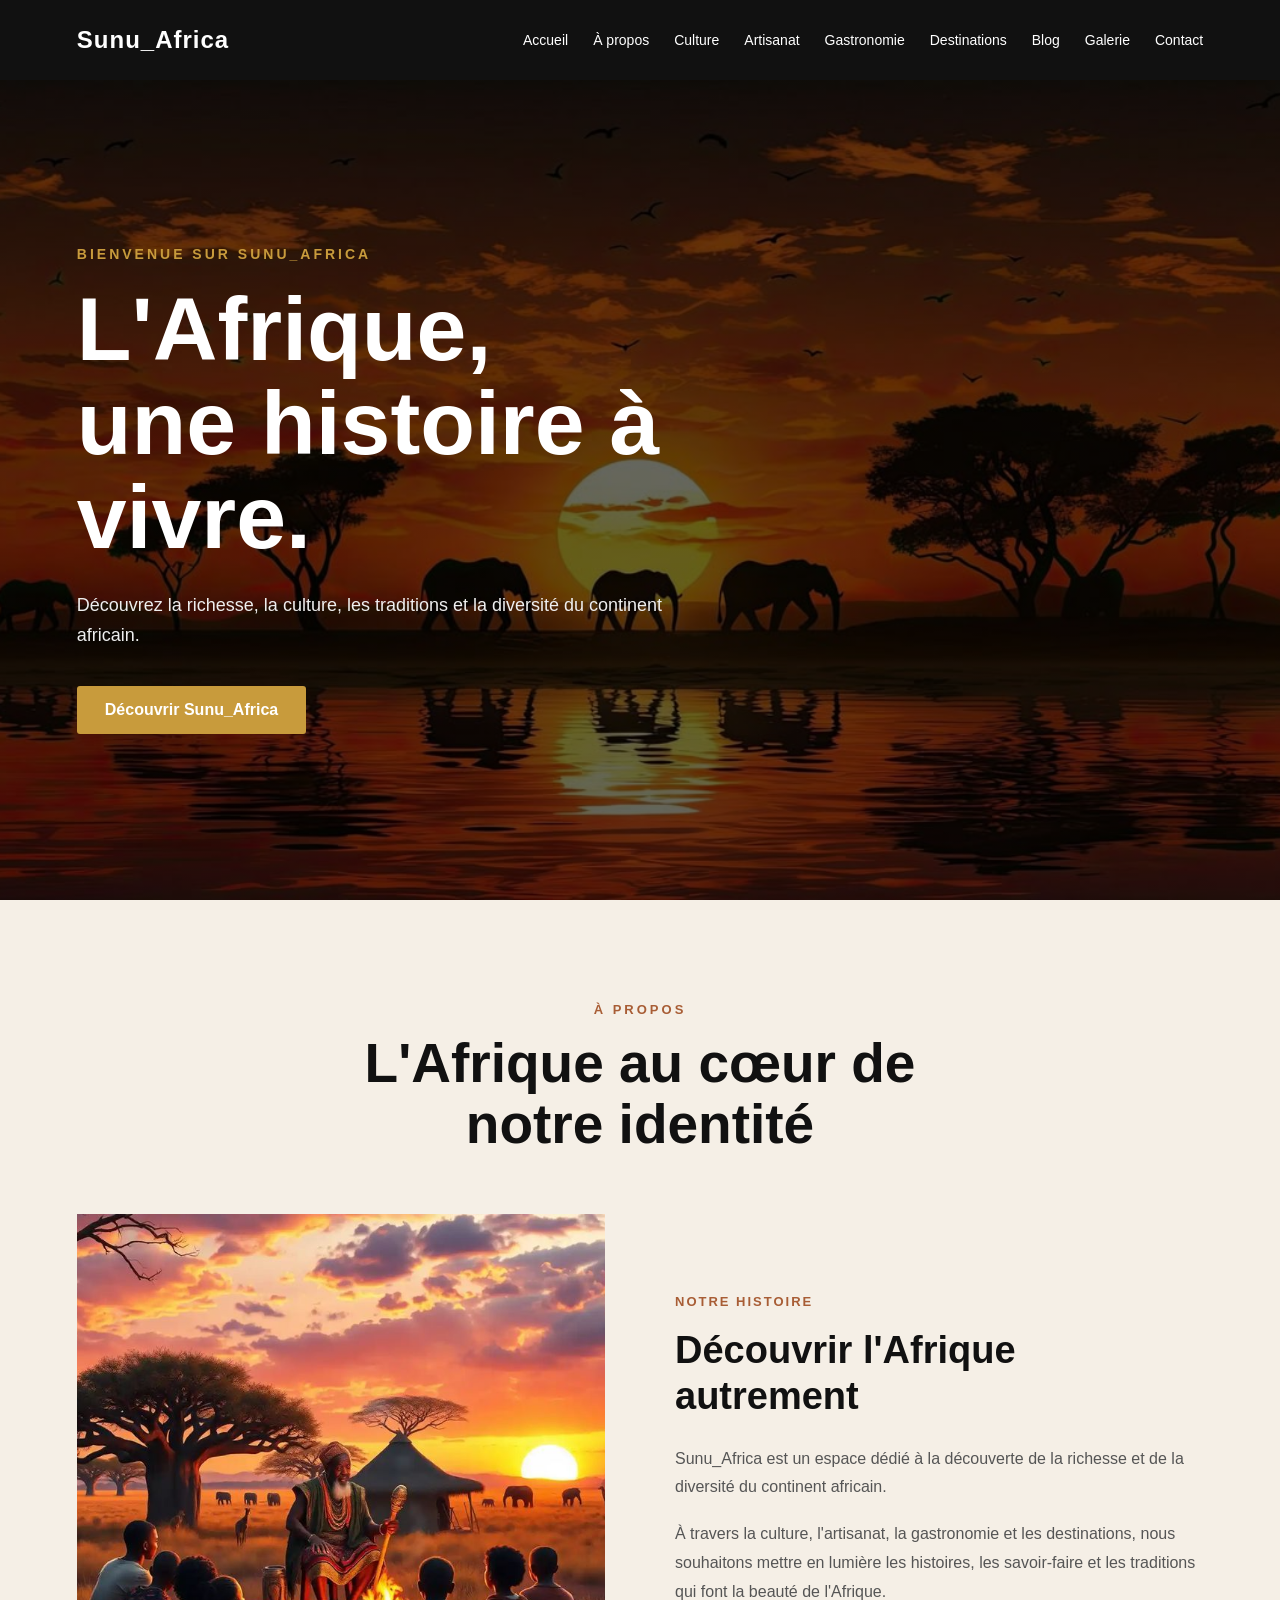
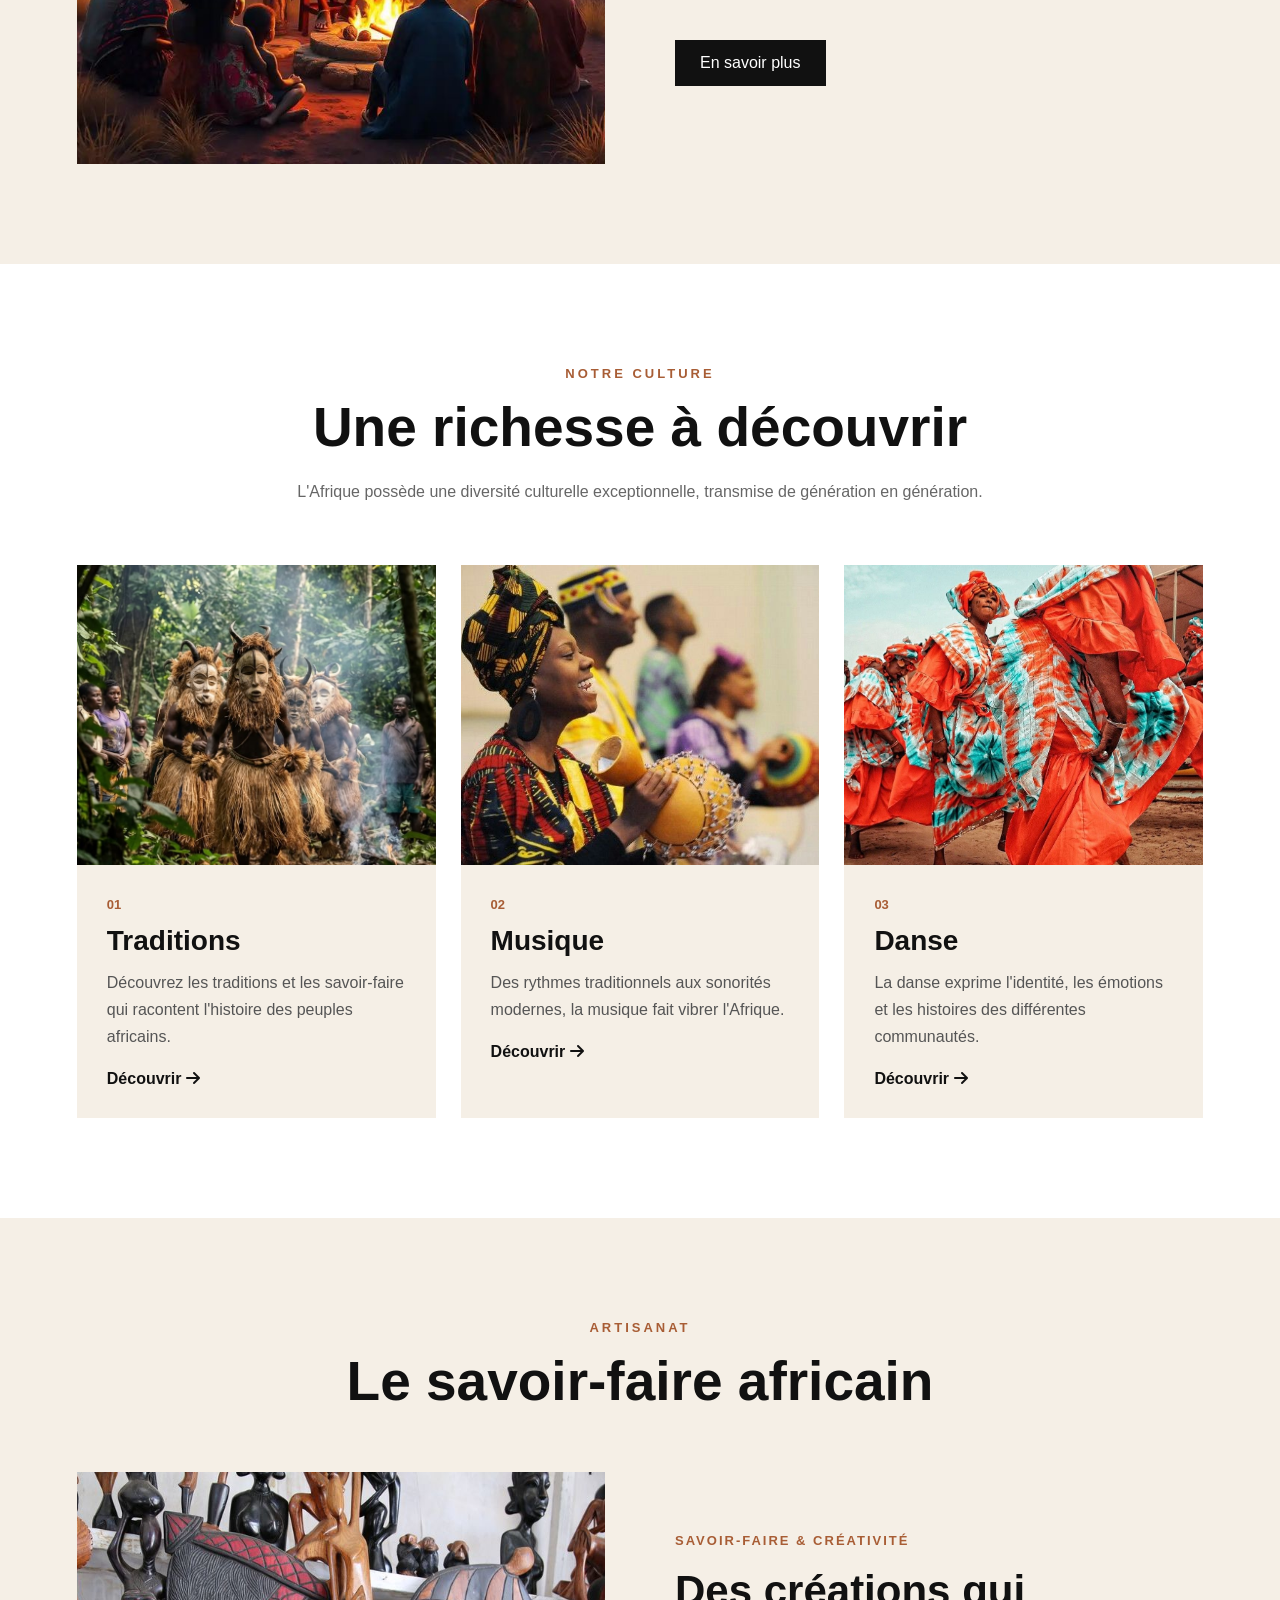
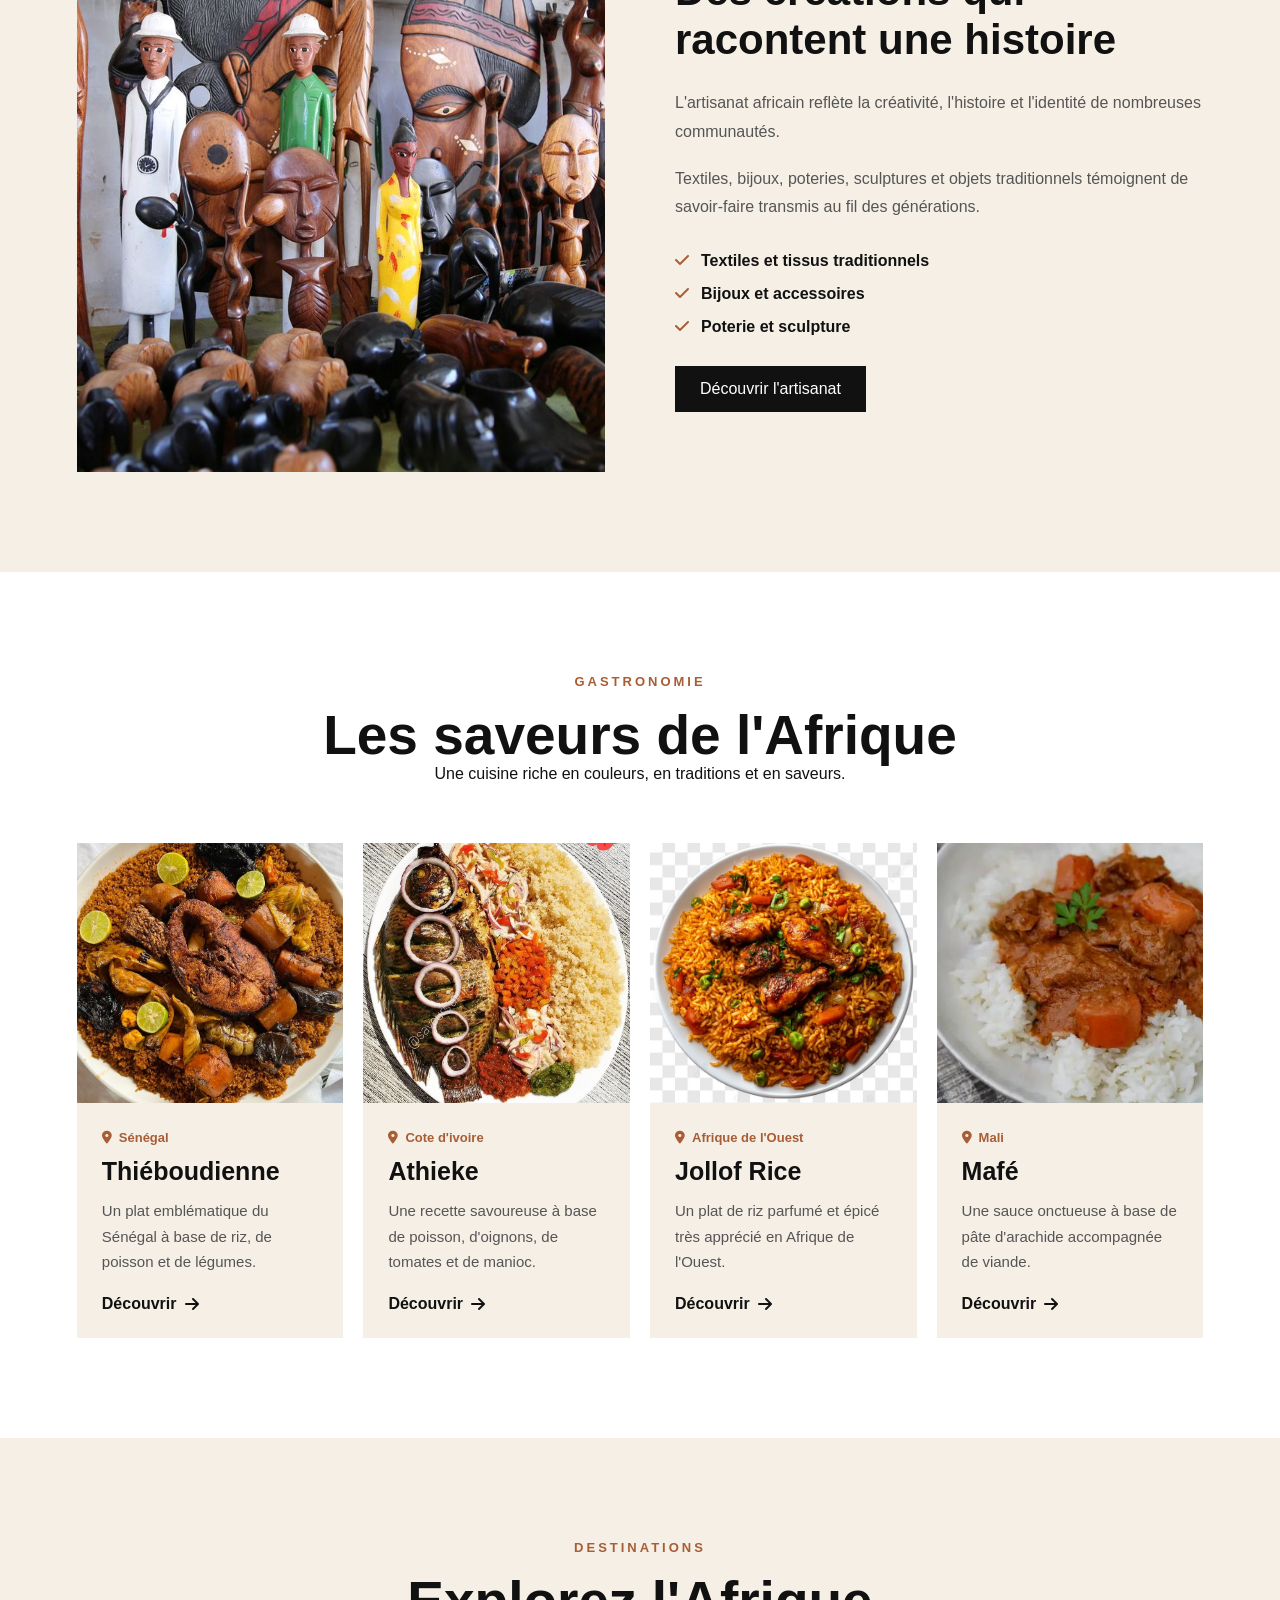
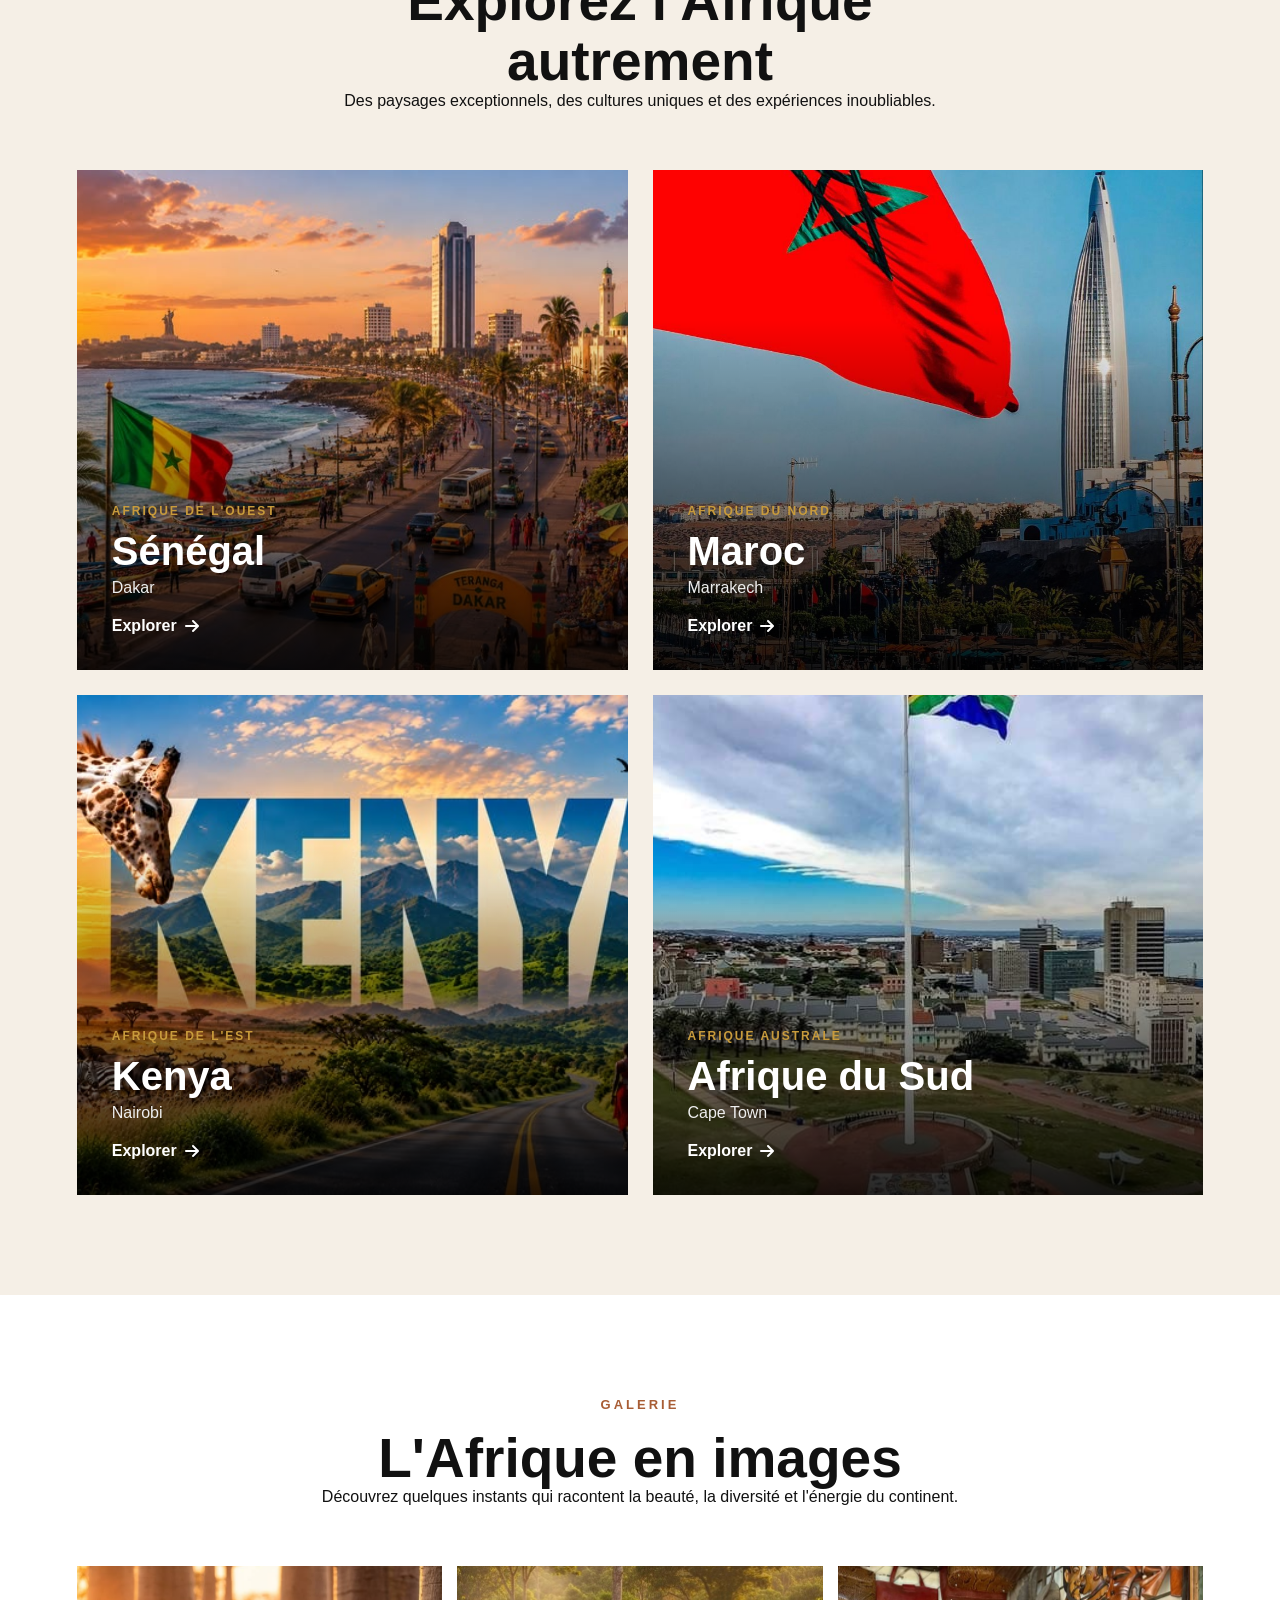
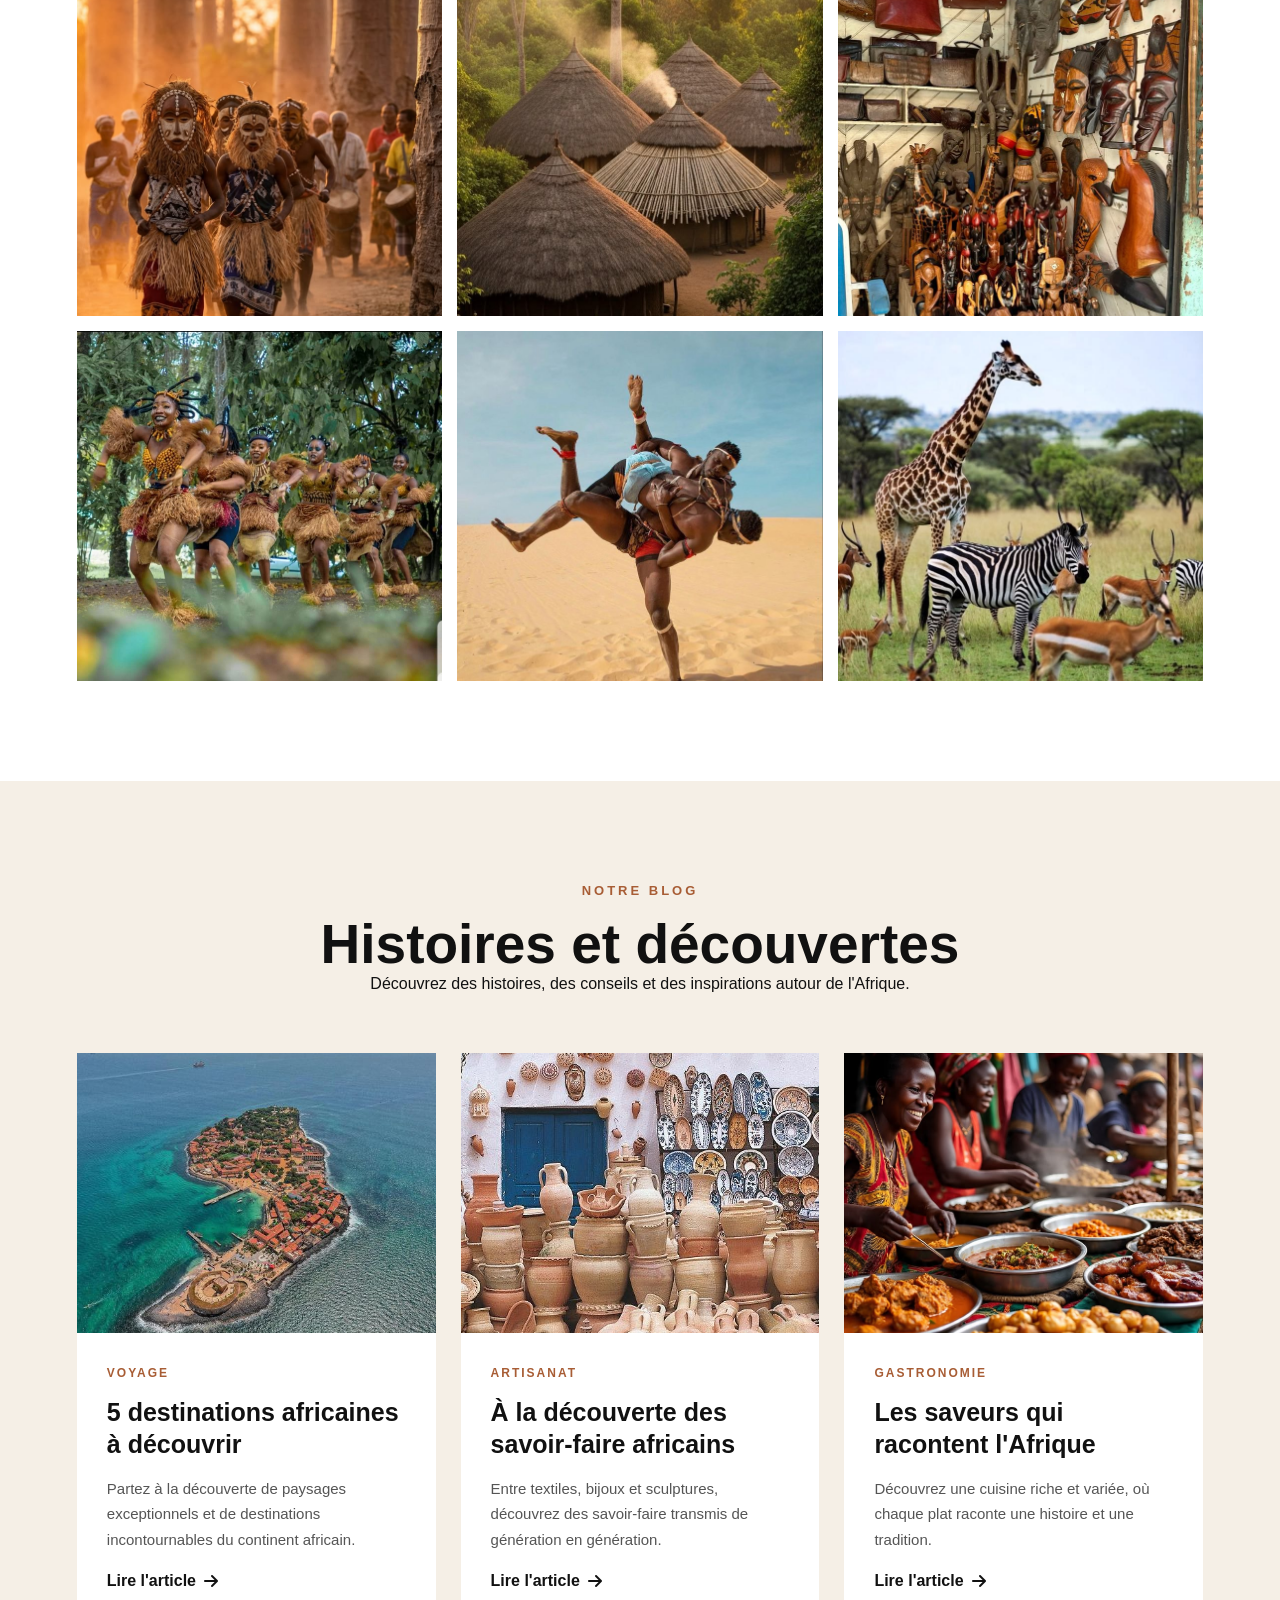
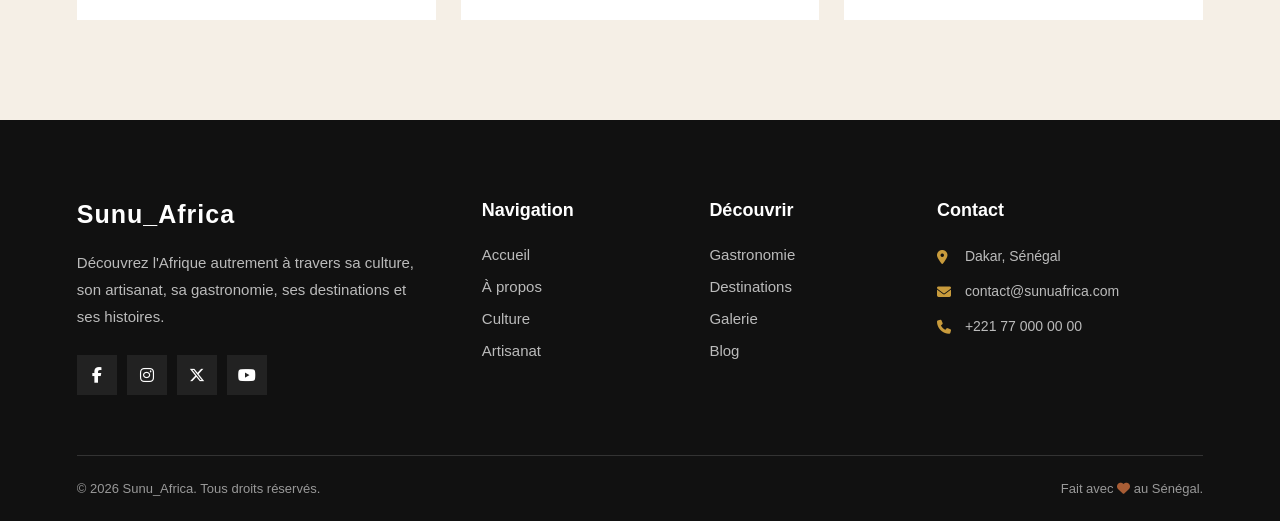
<file: index.html>
<!DOCTYPE html>
<html lang="en">
<head>
    <meta charset="UTF-8">
    <meta name="viewport" content="width=device-width, initial-scale=1.0">
    <meta name="description" content="Sunu_Africa - Découvrez la richesse, la culture et la diversité de l'Afrique.">
    <title>Sunu_Africa | L'Afrique autrement</title>
    <link rel="stylesheet" href="css/style.css">
    <link rel="stylesheet" href="https://cdnjs.cloudflare.com/ajax/libs/font-awesome/6.7.2/css/all.min.css">
</head>
<body>

    <header>
        <div class="logo">
            <a href="index.html">Sunu_Africa</a>
        </div>

        <nav class="navigation">
            <ul>
                <li><a href="index.html">Accueil</a></li>
                <li><a href="apropos.html">À propos</a></li>
                <li><a href="culture.html">Culture</a></li>
                <li><a href="artisanat.html">Artisanat</a></li>
                <li><a href="gastronomie.html">Gastronomie</a></li>
                <li><a href="destinations.html">Destinations</a></li>
                <li><a href="blog.html">Blog</a></li>
                <li><a href="galerie.html">Galerie</a></li>
                <li><a href="contact.html">Contact</a></li>
            </ul>
        </nav>

        <button class="menu-button" aria-label="Ouvrir le menu">
            <i class="fa-solid fa-bars"></i>
        </button>
    </header>

    <main>
         <section class="hero" id="accueil">
            <div class="hero-content reveal">
                <span class="hero-subtitle">
                    BIENVENUE SUR SUNU_AFRICA
                </span>
                <h1>
                    L'Afrique,<br>
                    une histoire à vivre.
                </h1>
                <p>
                    Découvrez la richesse, la culture,
                    les traditions et la diversité
                    du continent africain.
                </p>
                <a href="apropos.html" class="hero-button">
                    Découvrir Sunu_Africa
                </a>
            </div>
        </section>

        <section class="about" id="apropos">
            <div class="section-title">
                <span>À PROPOS</span>
                <h2>
                    L'Afrique au cœur de notre identité
                </h2>
            </div>

            <div class="about-container">
                <div class="about-image reveal">
                    <img src="images/culture/about.jpg" alt="Culture africaine">
                </div>

                <div class="about-content reveal">
                    <span class="about-subtitle">
                        NOTRE HISTOIRE
                    </span>
                    <h3>
                        Découvrir l'Afrique autrement
                    </h3>
                    <p>
                        Sunu_Africa est un espace dédié à la découverte
                        de la richesse et de la diversité du continent
                        africain.
                    </p>
                    <p>
                        À travers la culture, l'artisanat, la gastronomie
                        et les destinations, nous souhaitons mettre en
                        lumière les histoires, les savoir-faire et les
                        traditions qui font la beauté de l'Afrique.
                    </p>
                    <a href="apropos.html" class="about-button">
                        En savoir plus
                    </a>
                </div>
            </div>
        </section>

        <section class="culture" id="culture">
            <div class="section-title">
                <span>NOTRE CULTURE</span>
                <h2>
                    Une richesse à découvrir
                </h2>
                <p>
                    L'Afrique possède une diversité culturelle
                    exceptionnelle, transmise de génération en génération.
                </p>
            </div>

            <div class="culture-container">
                <article class="culture-card reveal">
                    <div class="culture-image">
                        <img
                            src="images/culture/traditions.jpg"
                            alt="Traditions africaines"
                        >
                    </div>

                    <div class="culture-content">
                        <span>01</span>
                        <h3>
                            Traditions
                        </h3>
                        <p>
                            Découvrez les traditions et les savoir-faire
                            qui racontent l'histoire des peuples africains.
                        </p>
                        <a href="culture.html">
                            Découvrir 
                            <i class="fa-solid fa-arrow-right"></i>
                        </a>
                    </div>
                </article>

                <article class="culture-card reveal">
                    <div class="culture-image">
                        <img
                            src="images/culture/musique.jpg"
                            alt="Musique africaine"
                        >
                    </div>

                    <div class="culture-content">
                        <span>02</span>
                        <h3>Musique</h3>
                        <p>
                            Des rythmes traditionnels aux sonorités
                            modernes, la musique fait vibrer l'Afrique.
                        </p>
                        <a href="culture.html">
                            Découvrir
                            <i class="fa-solid fa-arrow-right"></i>
                        </a>
                    </div>
                </article>

                <article class="culture-card reveal">
                    <div class="culture-image">
                        <img
                            src="images/culture/danse.jpg"
                            alt="Danse africaine"
                        >
                    </div>

                    <div class="culture-content">
                        <span>03</span>
                        <h3>Danse</h3>
                        <p>
                            La danse exprime l'identité, les émotions
                            et les histoires des différentes communautés.
                        </p>
                        <a href="culture.html">
                            Découvrir 
                            <i class="fa-solid fa-arrow-right"></i>
                        </a>
                    </div>
                </article>
            </div>
        </section>

        <section class="craft" id="artisanat">
            <div class="section-title">
                <span>ARTISANAT</span>
                <h2>
                    Le savoir-faire africain
                </h2>
            </div>

            <div class="craft-container">
                <div class="craft-image reveal">
                    <img
                        src="images/artisanat/artisanat.jpg"
                        alt="Artisanat africain"
                    >
                </div>

                <div class="craft-content reveal">
                    <span class="craft-subtitle">
                        SAVOIR-FAIRE &amp; CRÉATIVITÉ
                    </span>
                    <h3>
                        Des créations qui racontent une histoire
                    </h3>
                    <p>
                        L'artisanat africain reflète la créativité,
                        l'histoire et l'identité de nombreuses
                        communautés.
                    </p>
                    <p>
                        Textiles, bijoux, poteries, sculptures et
                        objets traditionnels témoignent de
                        savoir-faire transmis au fil des générations.
                    </p>

                    <ul class="craft-list">
                        <li>
                            <span> <i class="fa-solid fa-check"></i></span>
                            Textiles et tissus traditionnels
                        </li>

                        <li>
                            <span> <i class="fa-solid fa-check"></i></span>
                            Bijoux et accessoires
                        </li>

                        <li>
                            <span> <i class="fa-solid fa-check"></i></span>
                            Poterie et sculpture
                        </li>
                    </ul>
                    <a href="artisanat.html" class="craft-button">Découvrir l'artisanat</a>
                </div>
            </div>
        </section>

        <section class="gastronomy" id="gastronomie">
            <div class="section-title">
                <span>GASTRONOMIE</span>
                <h2>
                    Les saveurs de l'Afrique
                </h2>
                <p>
                    Une cuisine riche en couleurs, en traditions
                    et en saveurs.
                </p>
            </div>

            <div class="food-container">
                <article class="food-card reveal">
                    <div class="food-image">
                        <img
                            src="images/gastronomie/thieboudiene.jpg"
                            alt="Thiéboudienne"
                        >
                    </div>

                    <div class="food-content">
                        <span class="food-country">
                            <i class="fa-solid fa-location-dot"></i>
                            Sénégal
                        </span>
                        <h3>
                            Thiéboudienne
                        </h3>
                        <p>
                            Un plat emblématique du Sénégal à base
                            de riz, de poisson et de légumes.
                        </p>
                        <a href="gastronomie.html">
                            Découvrir
                            <i class="fa-solid fa-arrow-right"></i>
                        </a>
                    </div>
                </article>

                <article class="food-card reveal">
                    <div class="food-image">
                        <img
                            src="images/gastronomie/athieke.jpg"
                            alt="Poulet Yassa"
                        >
                    </div>

                    <div class="food-content">
                        <span class="food-country">
                            <i class="fa-solid fa-location-dot"></i>
                            Cote d'ivoire
                        </span>
                        <h3>
                            Athieke
                        </h3>

                        <p>
                            Une recette savoureuse à base de poisson,
                            d'oignons, de tomates et de manioc.
                        </p>

                        <a href="gastronomie.html">
                            Découvrir
                            <i class="fa-solid fa-arrow-right"></i>
                        </a>

                    </div>

                </article>

                <article class="food-card reveal">
                    <div class="food-image">
                        <img
                            src="images/gastronomie/jollof.jpg"
                            alt="Jollof Rice"
                        >
                    </div>

                    <div class="food-content">
                        <span class="food-country">
                            <i class="fa-solid fa-location-dot"></i>
                            Afrique de l'Ouest
                        </span>
                        <h3>
                            Jollof Rice
                        </h3>
                        <p>
                            Un plat de riz parfumé et épicé très
                            apprécié en Afrique de l'Ouest.
                        </p>
                        <a href="gastronomie.html">
                            Découvrir
                            <i class="fa-solid fa-arrow-right"></i>
                        </a>
                    </div>
                </article>

                <article class="food-card reveal">
                    <div class="food-image">
                        <img
                            src="images/gastronomie/maffe.jpg"
                            alt="Mafé"
                        >
                    </div>

                    <div class="food-content">
                        <span class="food-country">
                            <i class="fa-solid fa-location-dot"></i>
                            Mali
                        </span>
                        <h3>
                            Mafé
                        </h3>
                        <p>
                            Une sauce onctueuse à base de pâte
                            d'arachide accompagnée de viande.
                        </p>
                        <a href="gastronomie.html">
                            Découvrir
                            <i class="fa-solid fa-arrow-right"></i>
                        </a>
                    </div>
                </article>
            </div>
        </section>

        <section class="destinations" id="destinations">
            <div class="section-title">
                <span>DESTINATIONS</span>
                <h2>
                    Explorez l'Afrique autrement
                </h2>
                <p>
                    Des paysages exceptionnels, des cultures
                    uniques et des expériences inoubliables.
                </p>
            </div>

            <div class="destination-container">
                <article class="destination-card reveal">
                    <img
                        src="images/destinations/senegal.jpg"
                        alt="Paysage du Sénégal"
                    >
                    <div class="destination-overlay">
                        <span>
                            Afrique de l'Ouest
                        </span>

                        <h3>
                            Sénégal
                        </h3>

                        <p>
                            Dakar
                        </p>

                        <a href="destinations.html">
                            Explorer
                            <i class="fa-solid fa-arrow-right"></i>
                        </a>
                    </div>
                </article>

                <article class="destination-card reveal">
                    <img
                        src="images/destinations/maroc.jpg"
                        alt="Paysage du Maroc"
                    >
                    <div class="destination-overlay">
                        <span>
                            Afrique du Nord
                        </span>

                        <h3>
                            Maroc
                        </h3>

                        <p>
                            Marrakech
                        </p>

                        <a href="destinations.html">
                            Explorer
                            <i class="fa-solid fa-arrow-right"></i>
                        </a>
                    </div>
                </article>

                <article class="destination-card reveal">
                    <img
                        src="images/destinations/kenya.jpg"
                        alt="Paysage du Kenya"
                    >
                    <div class="destination-overlay">

                        <span>
                            Afrique de l'Est
                        </span>

                        <h3>
                            Kenya
                        </h3>

                        <p>
                            Nairobi
                        </p>

                        <a href="destinations.html">
                            Explorer
                            <i class="fa-solid fa-arrow-right"></i>
                        </a>
                    </div>
                </article>

                <article class="destination-card reveal">
                    <img
                        src="images/destinations/afrique du sud.jpg"
                        alt="Paysage d'Afrique du Sud"
                    >
                    <div class="destination-overlay">
                        <span>
                            Afrique australe
                        </span>

                        <h3>
                            Afrique du Sud
                        </h3>

                        <p>
                            Cape Town
                        </p>

                        <a href="destinations.html">
                            Explorer
                            <i class="fa-solid fa-arrow-right"></i>
                        </a>
                    </div>
                </article>
            </div>
        </section>

        <section class="gallery" id="galerie">
            <div class="section-title">               
                <span>GALERIE</span>

                <h2>
                    L'Afrique en images
                </h2>

                <p>
                    Découvrez quelques instants qui racontent
                    la beauté, la diversité et l'énergie du continent.
                </p>
            </div>

            <div class="gallery-container">
                <div class="gallery-item">
                    <img
                        src="images/galerie/culture.jpg"
                        alt="Paysage africain"
                    >
                </div>

                <div class="gallery-item">
                    <img
                        src="images/galerie/paysage.jpg"
                        alt="Culture africaine"
                    >
                </div>

                <div class="gallery-item">
                    <img
                        src="images/galerie/artisanat.jpg"
                        alt="Artisanat africain"
                    >
                </div>

                <div class="gallery-item">
                    <img
                        src="images/galerie/danse.jpg"
                        alt="Danse africaine"
                    >
                </div>

                <div class="gallery-item">
                    <img
                        src="images/galerie/combat.jpg"
                        alt="Gastronomie africaine"
                    >
                </div>

                <div class="gallery-item">
                    <img
                        src="images/galerie/savane.jpg"
                        alt="Voyage en Afrique"
                    >
                </div>
            </div>
        </section>

        <section class="blog" id="blog">
            <div class="section-title">
                <span>NOTRE BLOG</span>

                <h2>
                    Histoires et découvertes
                </h2>

                <p>
                    Découvrez des histoires, des conseils et des
                    inspirations autour de l'Afrique.
                </p>
            </div>

            <div class="blog-container">

                <article class="blog-card reveal">
                    <div class="blog-image">
                        <img
                            src="images/blog/blog1.jpg"
                            alt="Voyage en Afrique"
                        >
                    </div>

                    <div class="blog-content">
                        <span class="blog-category">
                            VOYAGE
                        </span>

                        <h3>
                            5 destinations africaines
                            à découvrir
                        </h3>

                        <p>
                            Partez à la découverte de paysages
                            exceptionnels et de destinations
                            incontournables du continent africain.
                        </p>

                        <a href="blog.html">
                            Lire l'article
                            <i class="fa-solid fa-arrow-right"></i>
                        </a>
                    </div>
                </article>

                <article class="blog-card reveal">
                    <div class="blog-image">
                        <img
                            src="images/blog/blog2.jpg"
                            alt="Artisanat africain"
                        >
                    </div>

                    <div class="blog-content">

                        <span class="blog-category">
                            ARTISANAT
                        </span>

                        <h3>
                            À la découverte des savoir-faire
                            africains
                        </h3>

                        <p>
                            Entre textiles, bijoux et sculptures,
                            découvrez des savoir-faire transmis
                            de génération en génération.
                        </p>

                        <a href="blog.html">
                            Lire l'article
                            <i class="fa-solid fa-arrow-right"></i>
                        </a>
                    </div>
                </article>

                <article class="blog-card reveal">
                    <div class="blog-image">
                        <img
                            src="images/blog/blog3.jpg"
                            alt="Cuisine africaine"
                        >
                    </div>


                    <div class="blog-content">
                        <span class="blog-category">
                            GASTRONOMIE
                        </span>

                        <h3>
                            Les saveurs qui racontent
                            l'Afrique
                        </h3>

                        <p>
                            Découvrez une cuisine riche et variée,
                            où chaque plat raconte une histoire
                            et une tradition.
                        </p>

                        <a href="blog.html">
                            Lire l'article
                            <i class="fa-solid fa-arrow-right"></i>
                        </a>
                    </div>
                </article>
            </div>
        </section>

    </main>

    <footer class="footer">
        <div class="footer-container">
            <div class="footer-column">

                <a href="index.html" class="footer-logo">
                    Sunu_Africa
                </a>

                <p>
                    Découvrez l'Afrique autrement à travers
                    sa culture, son artisanat, sa gastronomie,
                    ses destinations et ses histoires.
                </p>

                <div class="footer-social">

                    <a href="#" aria-label="Facebook">
                        <i class="fa-brands fa-facebook-f"></i>
                    </a>

                    <a href="#" aria-label="Instagram">
                        <i class="fa-brands fa-instagram"></i>
                    </a>

                    <a href="#" aria-label="Twitter">
                        <i class="fa-brands fa-x-twitter"></i>
                    </a>

                    <a href="#" aria-label="YouTube">
                        <i class="fa-brands fa-youtube"></i>
                    </a>

                </div>
            </div>

            <div class="footer-column">

                <h3>
                    Navigation
                </h3>

                <ul>
                    <li><a href="index.html">Accueil</a></li>
                    <li><a href="apropos.html">À propos</a></li>
                    <li><a href="culture.html">Culture</a></li>
                    <li><a href="artisanat.html">Artisanat</a></li>
                </ul>
            </div>

            <div class="footer-column">

                <h3>
                    Découvrir
                </h3>

                <ul>
                    <li><a href="gastronomie.html">Gastronomie</a></li>
                    <li><a href="destinations.html">Destinations</a></li>
                    <li><a href="galerie.html">Galerie</a></li>
                    <li><a href="blog.html">Blog</a></li>
                </ul>
            </div>

            <div class="footer-column">

                <h3>
                    Contact
                </h3>

                <ul class="footer-contact">
                    <li>
                        <i class="fa-solid fa-location-dot"></i>
                        Dakar, Sénégal
                    </li>

                    <li>
                        <i class="fa-solid fa-envelope"></i>
                        contact@sunuafrica.com
                    </li>

                    <li>
                        <i class="fa-solid fa-phone"></i>
                        +221 77 000 00 00
                    </li>
                </ul>
            </div>
        </div>

        <div class="footer-bottom">
            <p>
                © 2026 Sunu_Africa.
                Tous droits réservés.
            </p>

            <p>
                Fait avec
                <i class="fa-solid fa-heart"></i>
                au Sénégal.
            </p>
        </div>
    </footer>

    <script src="js/script.js"></script>

</body>
</html>
</file>
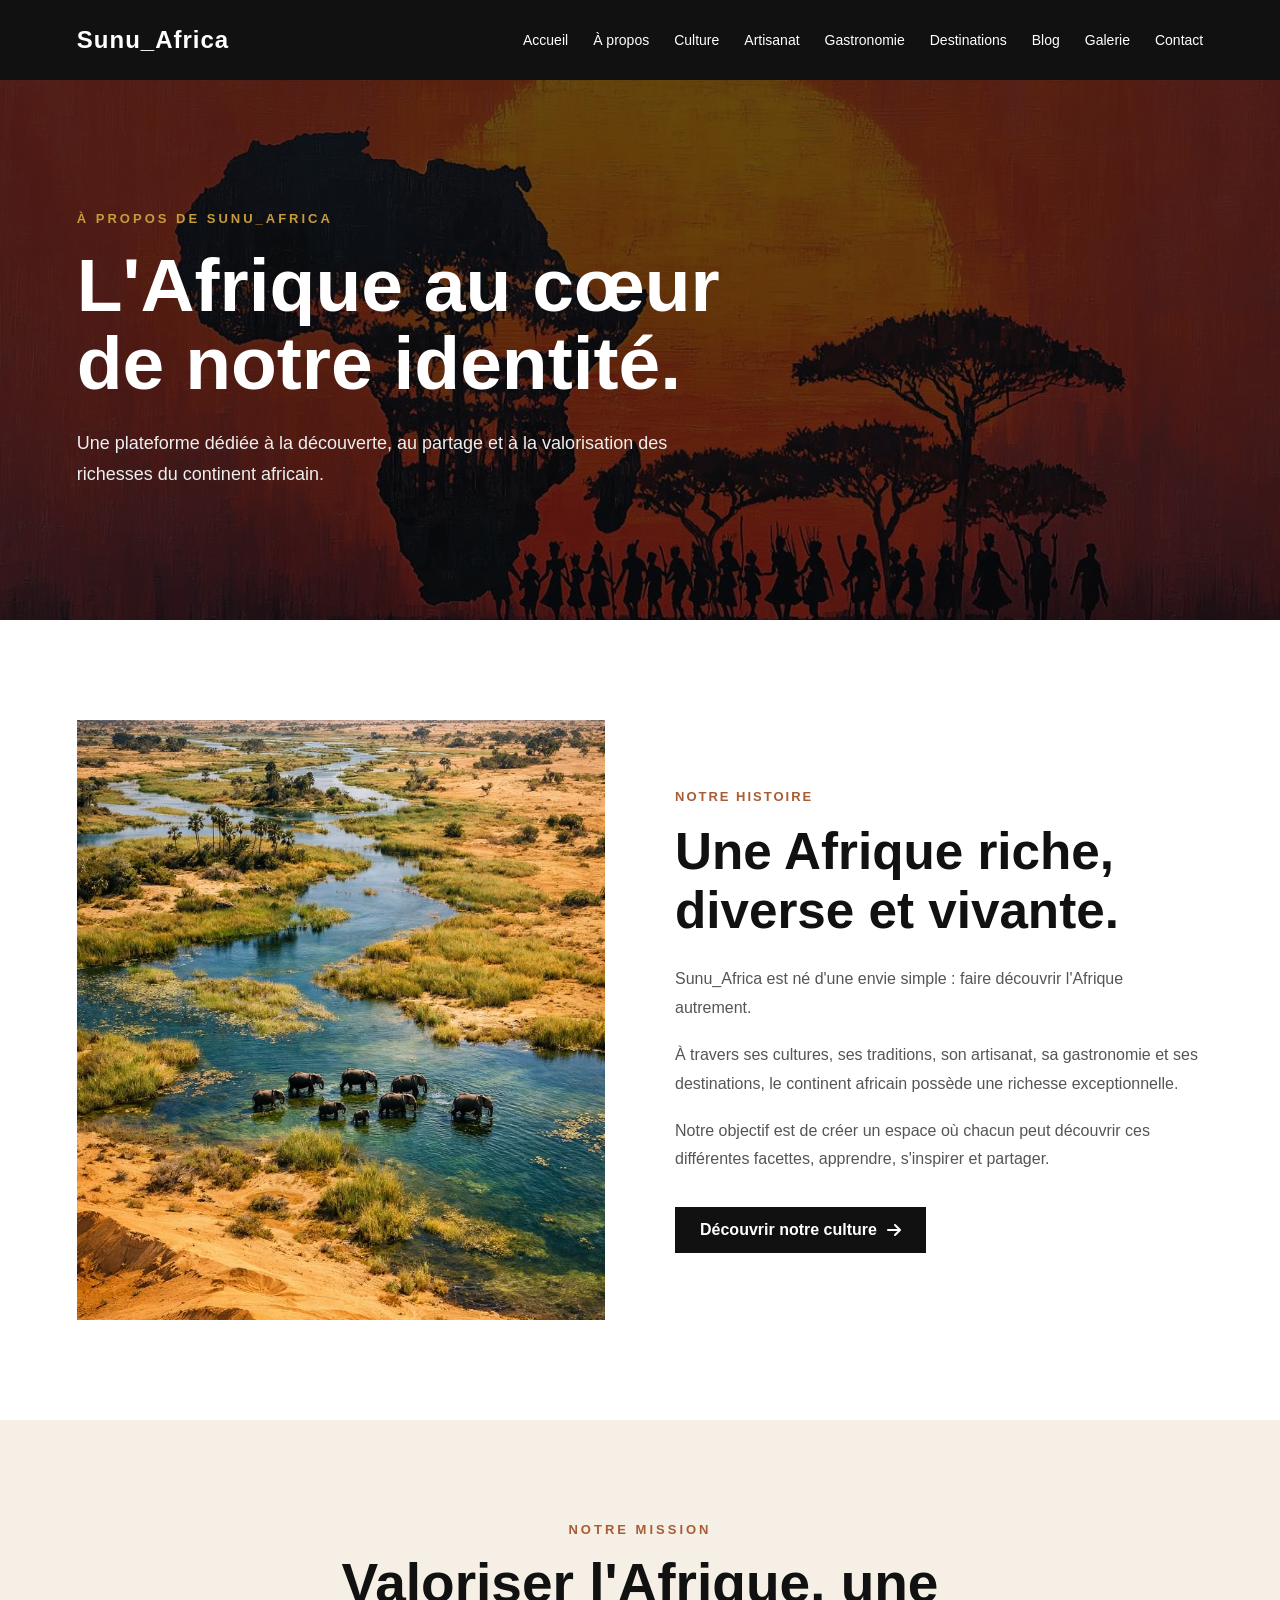
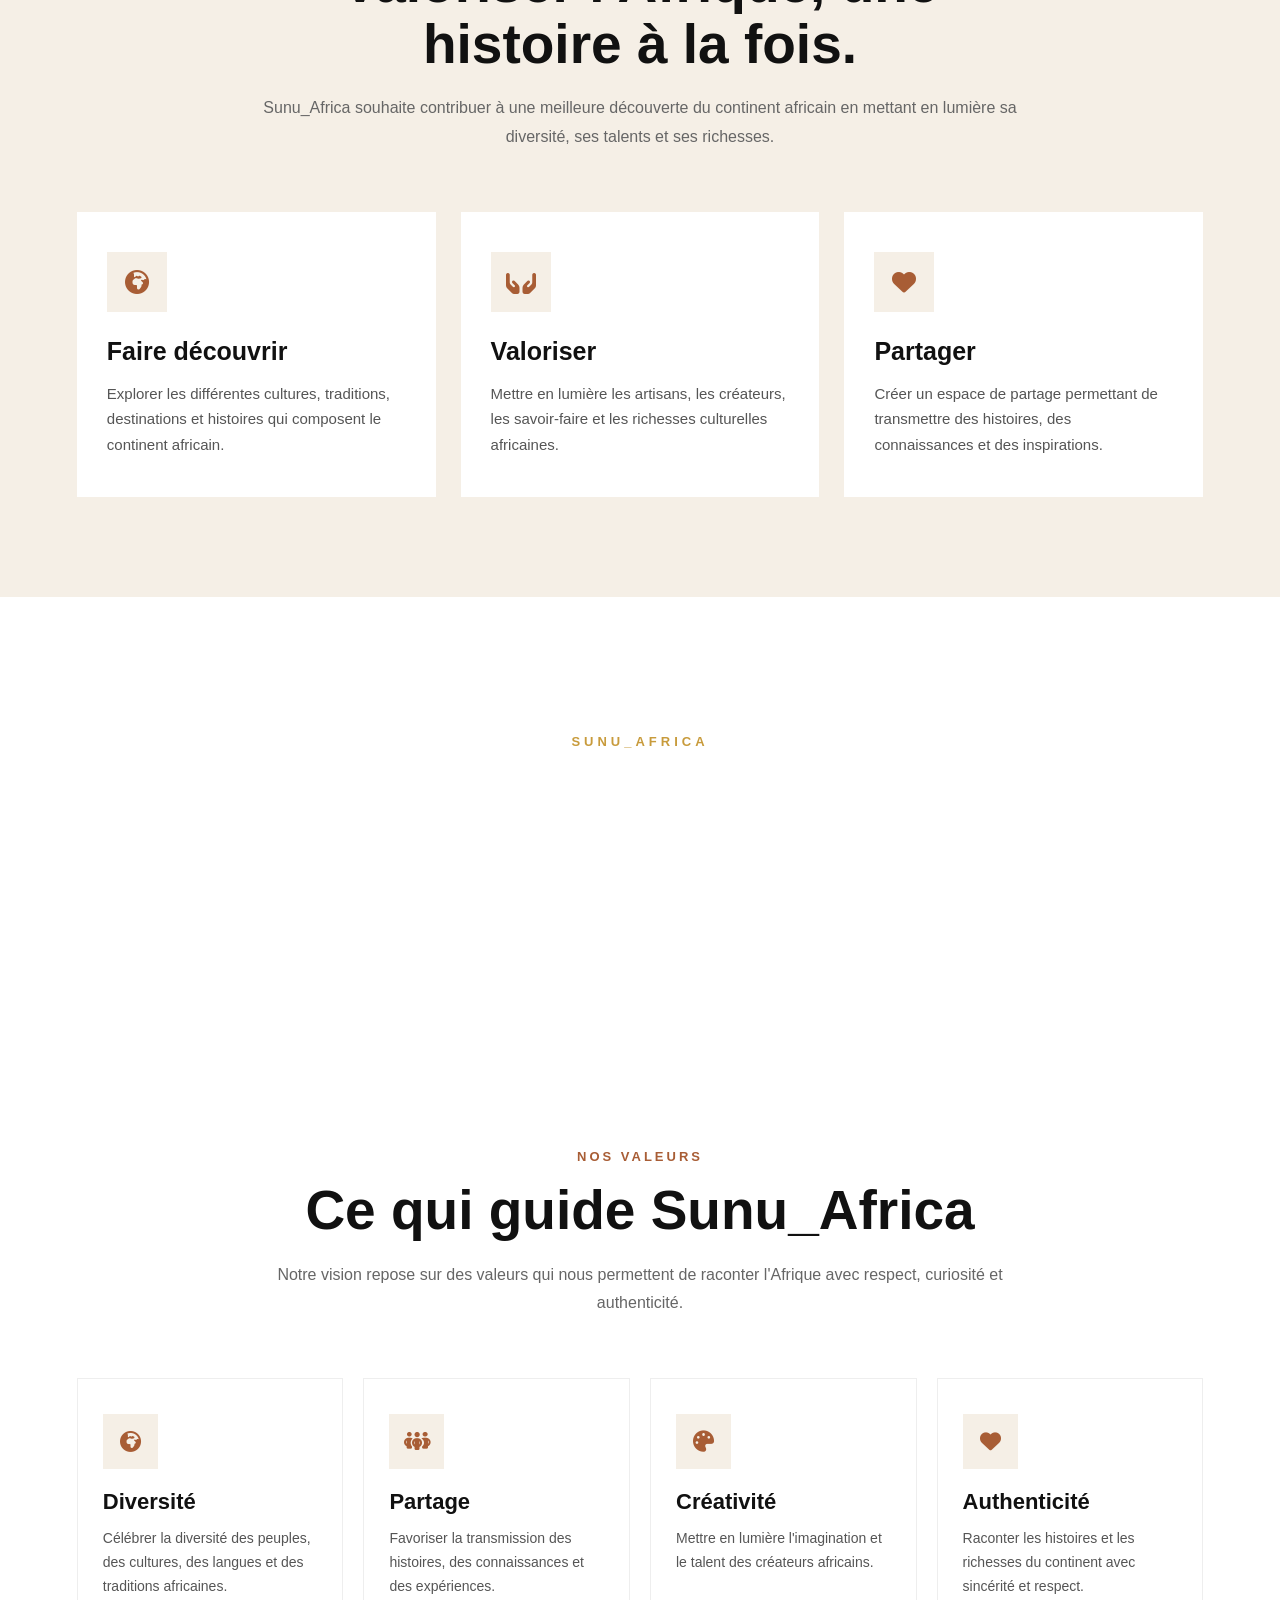
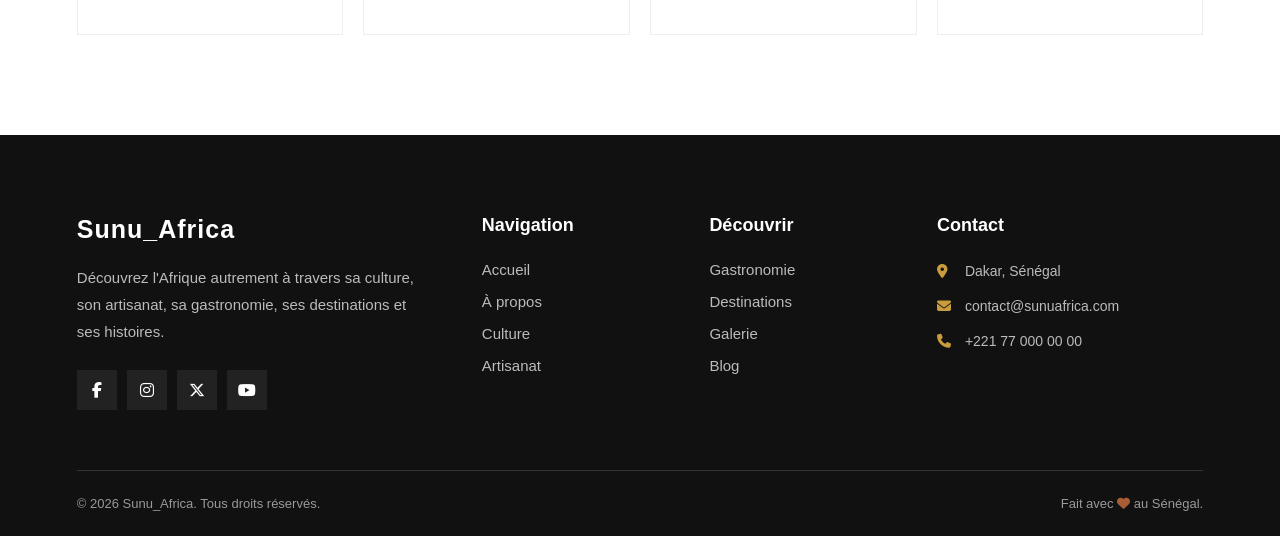
<file: apropos.html>
<!DOCTYPE html>
<html lang="en">
<head>
    <meta charset="UTF-8">
    <meta name="viewport" content="width=device-width, initial-scale=1.0">
    <title>Sunu_Africa | A propos</title>
    <link rel="stylesheet" href="css/style.css">
    <link rel="stylesheet" href="https://cdnjs.cloudflare.com/ajax/libs/font-awesome/6.7.2/css/all.min.css">
</head>
<body>
    
    <header>
        <div class="logo">
            <a href="index.html">Sunu_Africa</a>
        </div>

        <nav class="navigation">
            <ul>
                <li><a href="index.html">Accueil</a></li>
                <li><a href="apropos.html">À propos</a></li>
                <li><a href="culture.html">Culture</a></li>
                <li><a href="artisanat.html">Artisanat</a></li>
                <li><a href="gastronomie.html">Gastronomie</a></li>
                <li><a href="destinations.html">Destinations</a></li>
                <li><a href="blog.html">Blog</a></li>
                <li><a href="galerie.html">Galerie</a></li>
                <li><a href="contact.html">Contact</a></li>
            </ul>
        </nav>

        <button class="menu-button" aria-label="Ouvrir le menu">
            <i class="fa-solid fa-bars"></i>
        </button>
    </header>

    <main>
        <section class="page-hero">
            <div class="page-hero-content">
                <span>À PROPOS DE SUNU_AFRICA</span>
                <h1>
                    L'Afrique au cœur
                    de notre identité.
                </h1>
                <p>
                    Une plateforme dédiée à la découverte,
                    au partage et à la valorisation
                    des richesses du continent africain.
                </p>
            </div>
        </section>

        <section class="about-story">
            <div class="about-story-container">
                <div class="about-story-image reveal">
                    <img
                        src="images/hero/story.jpg"
                        alt="Culture africaine"
                    >
                </div>

                <div class="about-story-content reveal">
                    <span class="about-story-subtitle">
                        NOTRE HISTOIRE
                    </span>
                    <h2>
                        Une Afrique riche,
                        diverse et vivante.
                    </h2>
                    <p>
                        Sunu_Africa est né d'une envie simple :
                        faire découvrir l'Afrique autrement.
                    </p>
                    <p>
                        À travers ses cultures, ses traditions,
                        son artisanat, sa gastronomie et ses
                        destinations, le continent africain possède
                        une richesse exceptionnelle.
                    </p>
                    <p>
                        Notre objectif est de créer un espace où
                        chacun peut découvrir ces différentes
                        facettes, apprendre, s'inspirer et partager.
                    </p>
                    <a href="culture.html" class="story-button">
                        Découvrir notre culture
                        <i class="fa-solid fa-arrow-right"></i>
                    </a>
                </div>
            </div>
        </section>

        <section class="mission">
            <div class="section-title">
                <span>NOTRE MISSION</span>
                <h2>
                    Valoriser l'Afrique,
                    une histoire à la fois.
                </h2>
                <p>
                    Sunu_Africa souhaite contribuer à une meilleure
                    découverte du continent africain en mettant en
                    lumière sa diversité, ses talents et ses richesses.
                </p>
            </div>

            <div class="mission-container">
                <div class="mission-card reveal">
                    <div class="mission-icon">
                        <i class="fa-solid fa-globe-africa"></i>
                    </div>
                    <h3>
                        Faire découvrir
                    </h3>
                    <p>
                        Explorer les différentes cultures,
                        traditions, destinations et histoires
                        qui composent le continent africain.
                    </p>
                </div>

                <div class="mission-card reveal">
                    <div class="mission-icon">
                        <i class="fa-solid fa-hands-holding"></i>
                    </div>
                    <h3>
                        Valoriser
                    </h3>
                    <p>
                        Mettre en lumière les artisans,
                        les créateurs, les savoir-faire et
                        les richesses culturelles africaines.
                    </p>
                </div>

                <div class="mission-card reveal">
                    <div class="mission-icon">
                        <i class="fa-solid fa-heart"></i>
                    </div>
                    <h3>
                        Partager
                    </h3>
                    <p>
                        Créer un espace de partage permettant
                        de transmettre des histoires, des
                        connaissances et des inspirations.
                    </p>
                </div>
            </div>
        </section>

        <section class="about-divider">
            <div class="about-divider-content reveal">
                <span>
                    SUNU_AFRICA
                </span>
                <h2>
                    L'Afrique,
                    une histoire à partager.
                </h2>
            </div>
        </section>

        <section class="values">
            <div class="section-title">
                <span>NOS VALEURS</span>
                <h2>
                    Ce qui guide Sunu_Africa
                </h2>
                <p>
                    Notre vision repose sur des valeurs qui
                    nous permettent de raconter l'Afrique avec
                    respect, curiosité et authenticité.
                </p>
            </div>

            <div class="values-container">
                <div class="value-card reveal">
                    <div class="value-icon">
                        <i class="fa-solid fa-earth-africa"></i>
                    </div>
                    <h3>
                        Diversité
                    </h3>
                    <p>
                        Célébrer la diversité des peuples,
                        des cultures, des langues et des
                        traditions africaines.
                    </p>
                </div>

                <div class="value-card reveal">
                    <div class="value-icon">
                        <i class="fa-solid fa-people-group"></i>
                    </div>
                    <h3>
                        Partage
                    </h3>
                    <p>
                        Favoriser la transmission des histoires,
                        des connaissances et des expériences.
                    </p>
                </div>

                <div class="value-card reveal">
                    <div class="value-icon">
                        <i class="fa-solid fa-palette"></i>
                    </div>
                    <h3>
                        Créativité
                    </h3>
                    <p>
                        Mettre en lumière l'imagination et
                        le talent des créateurs africains.
                    </p>
                </div>

                <div class="value-card reveal">
                    <div class="value-icon">
                        <i class="fa-solid fa-heart"></i>
                    </div>
                    <h3>
                        Authenticité
                    </h3>
                    <p>
                        Raconter les histoires et les richesses
                        du continent avec sincérité et respect.
                    </p>
                </div>
            </div>
        </section>

    </main>

        <footer class="footer">
        <div class="footer-container">
            <div class="footer-column">

                <a href="index.html" class="footer-logo">
                    Sunu_Africa
                </a>

                <p>
                    Découvrez l'Afrique autrement à travers
                    sa culture, son artisanat, sa gastronomie,
                    ses destinations et ses histoires.
                </p>

                <div class="footer-social">

                    <a href="#" aria-label="Facebook">
                        <i class="fa-brands fa-facebook-f"></i>
                    </a>

                    <a href="#" aria-label="Instagram">
                        <i class="fa-brands fa-instagram"></i>
                    </a>

                    <a href="#" aria-label="Twitter">
                        <i class="fa-brands fa-x-twitter"></i>
                    </a>

                    <a href="#" aria-label="YouTube">
                        <i class="fa-brands fa-youtube"></i>
                    </a>

                </div>
            </div>

            <div class="footer-column">

                <h3>
                    Navigation
                </h3>

                <ul>
                    <li><a href="index.html">Accueil</a></li>
                    <li><a href="apropos.html">À propos</a></li>
                    <li><a href="culture.html">Culture</a></li>
                    <li><a href="artisanat.html">Artisanat</a></li>
                </ul>
            </div>

            <div class="footer-column">

                <h3>
                    Découvrir
                </h3>

                <ul>
                    <li><a href="gastronomie.html">Gastronomie</a></li>
                    <li><a href="destinations.html">Destinations</a></li>
                    <li><a href="galerie.html">Galerie</a></li>
                    <li><a href="blog.html">Blog</a></li>
                </ul>
            </div>

            <div class="footer-column">

                <h3>
                    Contact
                </h3>

                <ul class="footer-contact">
                    <li>
                        <i class="fa-solid fa-location-dot"></i>
                        Dakar, Sénégal
                    </li>

                    <li>
                        <i class="fa-solid fa-envelope"></i>
                        contact@sunuafrica.com
                    </li>

                    <li>
                        <i class="fa-solid fa-phone"></i>
                        +221 77 000 00 00
                    </li>
                </ul>
            </div>
        </div>

        <div class="footer-bottom">
            <p>
                © 2026 Sunu_Africa.
                Tous droits réservés.
            </p>

            <p>
                Fait avec
                <i class="fa-solid fa-heart"></i>
                au Sénégal.
            </p>
        </div>
    </footer>

    <script src="js/script.js"></script>

</body>
</html>
</file>
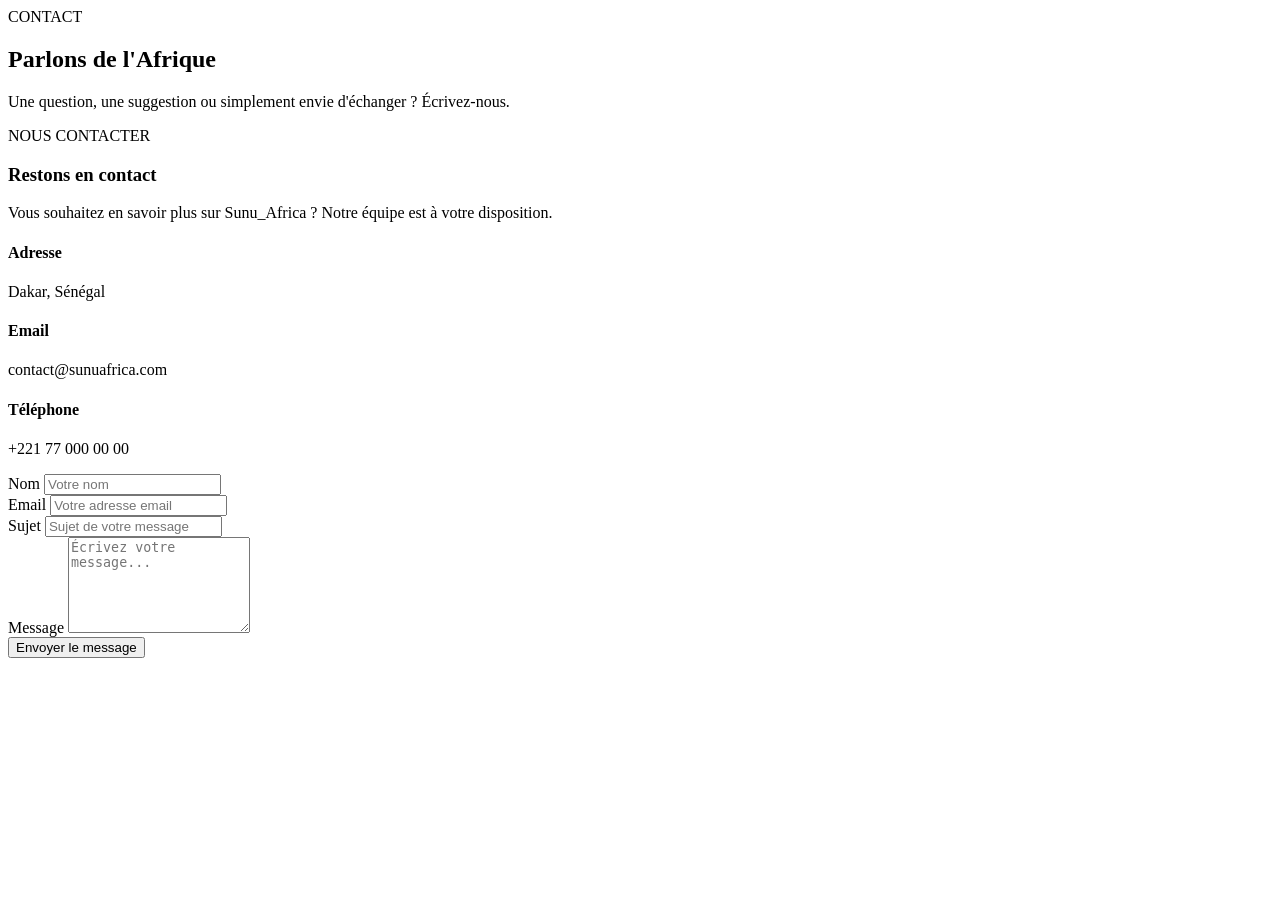
<file: contact.html>
<!DOCTYPE html>
<html lang="en">
<head>
    <meta charset="UTF-8">
    <meta name="viewport" content="width=device-width, initial-scale=1.0">
    <title>Document</title>
</head>
<body>
    
    <main>
        <section class="contact" id="contact">
            <div class="section-title">
                <span>CONTACT</span>

                <h2>
                    Parlons de l'Afrique
                </h2>

                <p>
                    Une question, une suggestion ou simplement
                    envie d'échanger ? Écrivez-nous.
                </p>
            </div>

            <div class="contact-container">
                <div class="contact-info">
                    <span class="contact-subtitle">
                        NOUS CONTACTER
                    </span>

                    <h3>
                        Restons en contact
                    </h3>

                    <p>
                        Vous souhaitez en savoir plus sur
                        Sunu_Africa ? Notre équipe est à votre
                        disposition.
                    </p>

                    <div class="contact-item">
                        <div class="contact-icon">
                            <i class="fa-solid fa-location-dot"></i>
                        </div>

                        <div>

                            <h4>
                                Adresse
                            </h4>

                            <p>
                                Dakar, Sénégal
                            </p>
                        </div>
                    </div>

                    <div class="contact-item">
                        <div class="contact-icon">
                            <i class="fa-solid fa-envelope"></i>
                        </div>
                        <div>
                            <h4>
                                Email
                            </h4>
                            <p>
                                contact@sunuafrica.com
                            </p>
                        </div>
                    </div>

                    <div class="contact-item">
                        <div class="contact-icon">
                            <i class="fa-solid fa-phone"></i>
                        </div>

                        <div>
                            <h4>
                                Téléphone
                            </h4>
                            <p>
                                +221 77 000 00 00
                            </p>
                        </div>
                    </div>
                </div>

                <form class="contact-form">
                    <div class="form-group">

                        <label for="name">
                            Nom
                        </label>

                        <input
                            type="text"
                            id="name"
                            name="name"
                            placeholder="Votre nom"
                            required
                        >

                    </div>


                    <div class="form-group">

                        <label for="email">
                            Email
                        </label>

                        <input
                            type="email"
                            id="email"
                            name="email"
                            placeholder="Votre adresse email"
                            required
                        >

                    </div>


                    <div class="form-group">

                        <label for="subject">
                            Sujet
                        </label>

                        <input
                            type="text"
                            id="subject"
                            name="subject"
                            placeholder="Sujet de votre message"
                            required
                        >

                    </div>


                    <div class="form-group">

                        <label for="message">
                            Message
                        </label>

                        <textarea
                            id="message"
                            name="message"
                            rows="6"
                            placeholder="Écrivez votre message..."
                            required
                        ></textarea>

                    </div>


                    <button type="submit" class="contact-button">
                        Envoyer le message
                        <i class="fa-solid fa-paper-plane"></i>
                    </button>
                    <div class="form-message"></div>
                </form>
            </div>
        </section>
        
    </main>
</body>
</html>
</file>
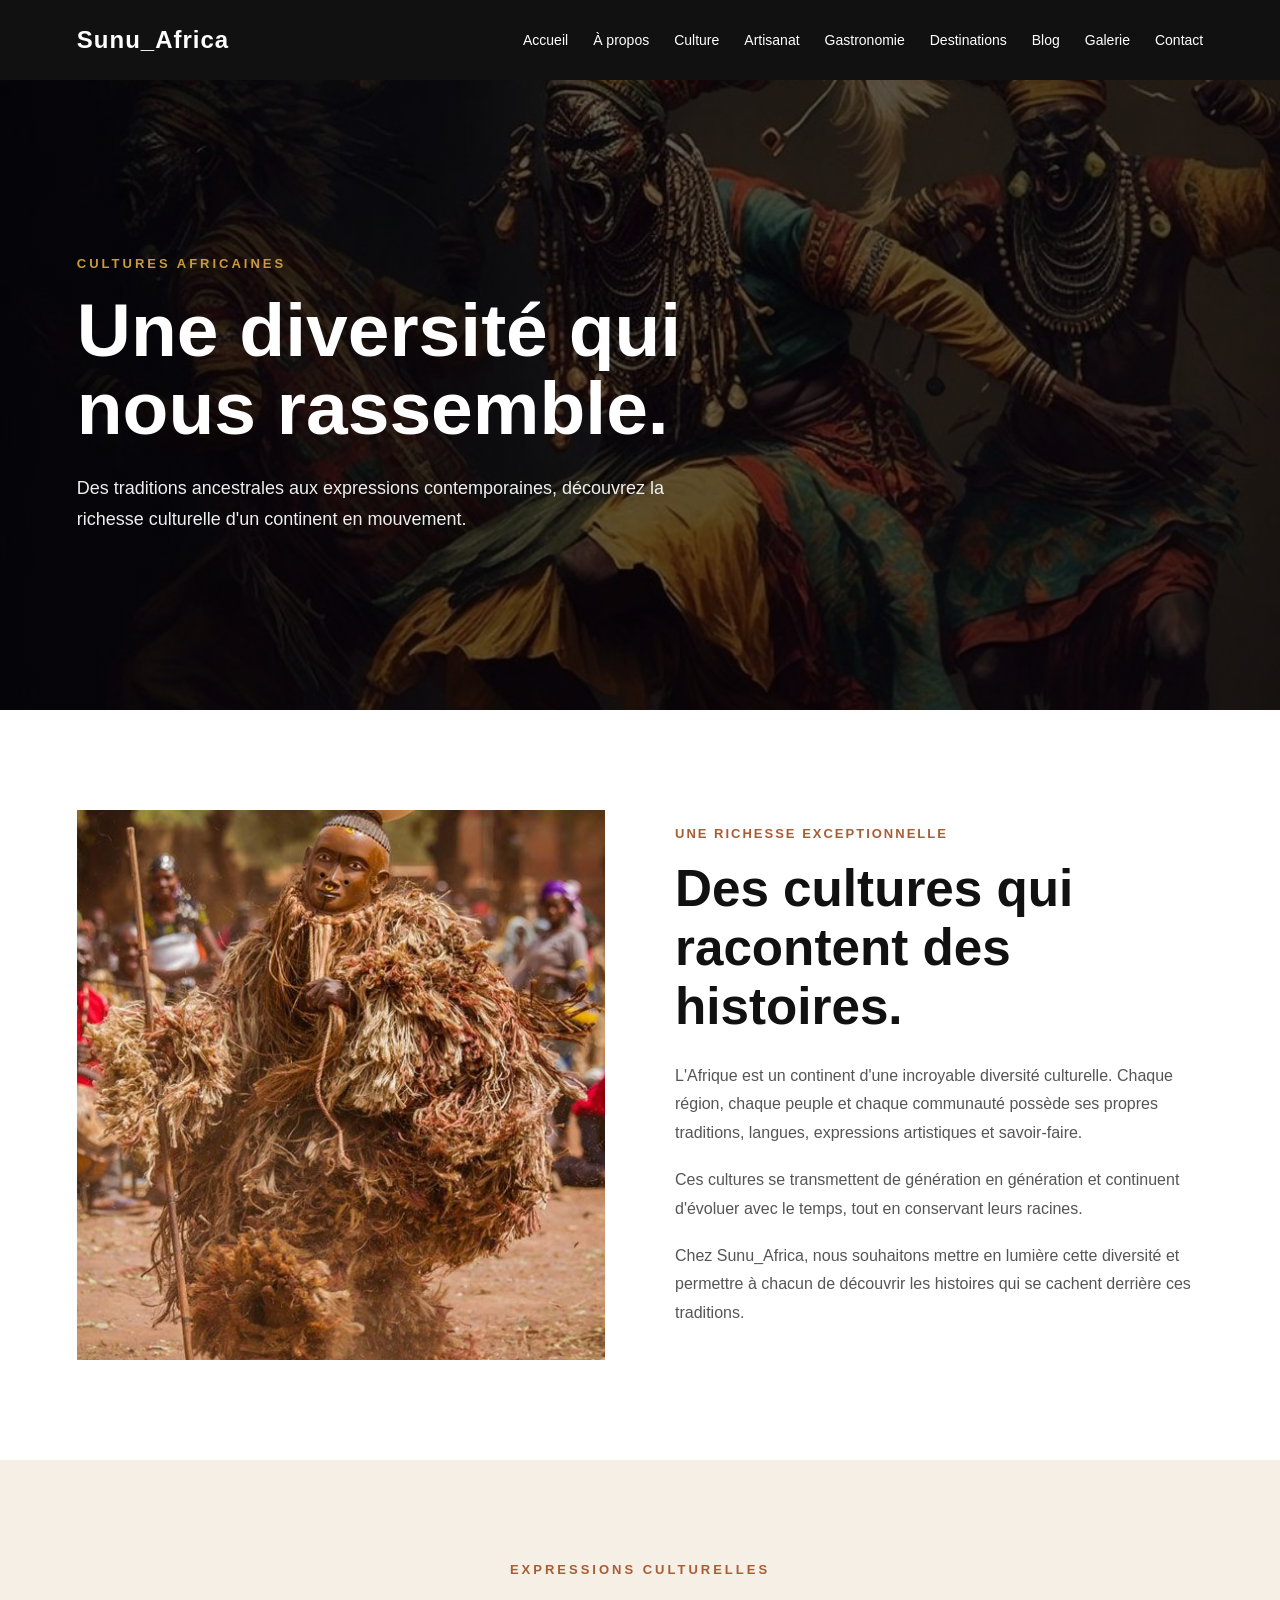
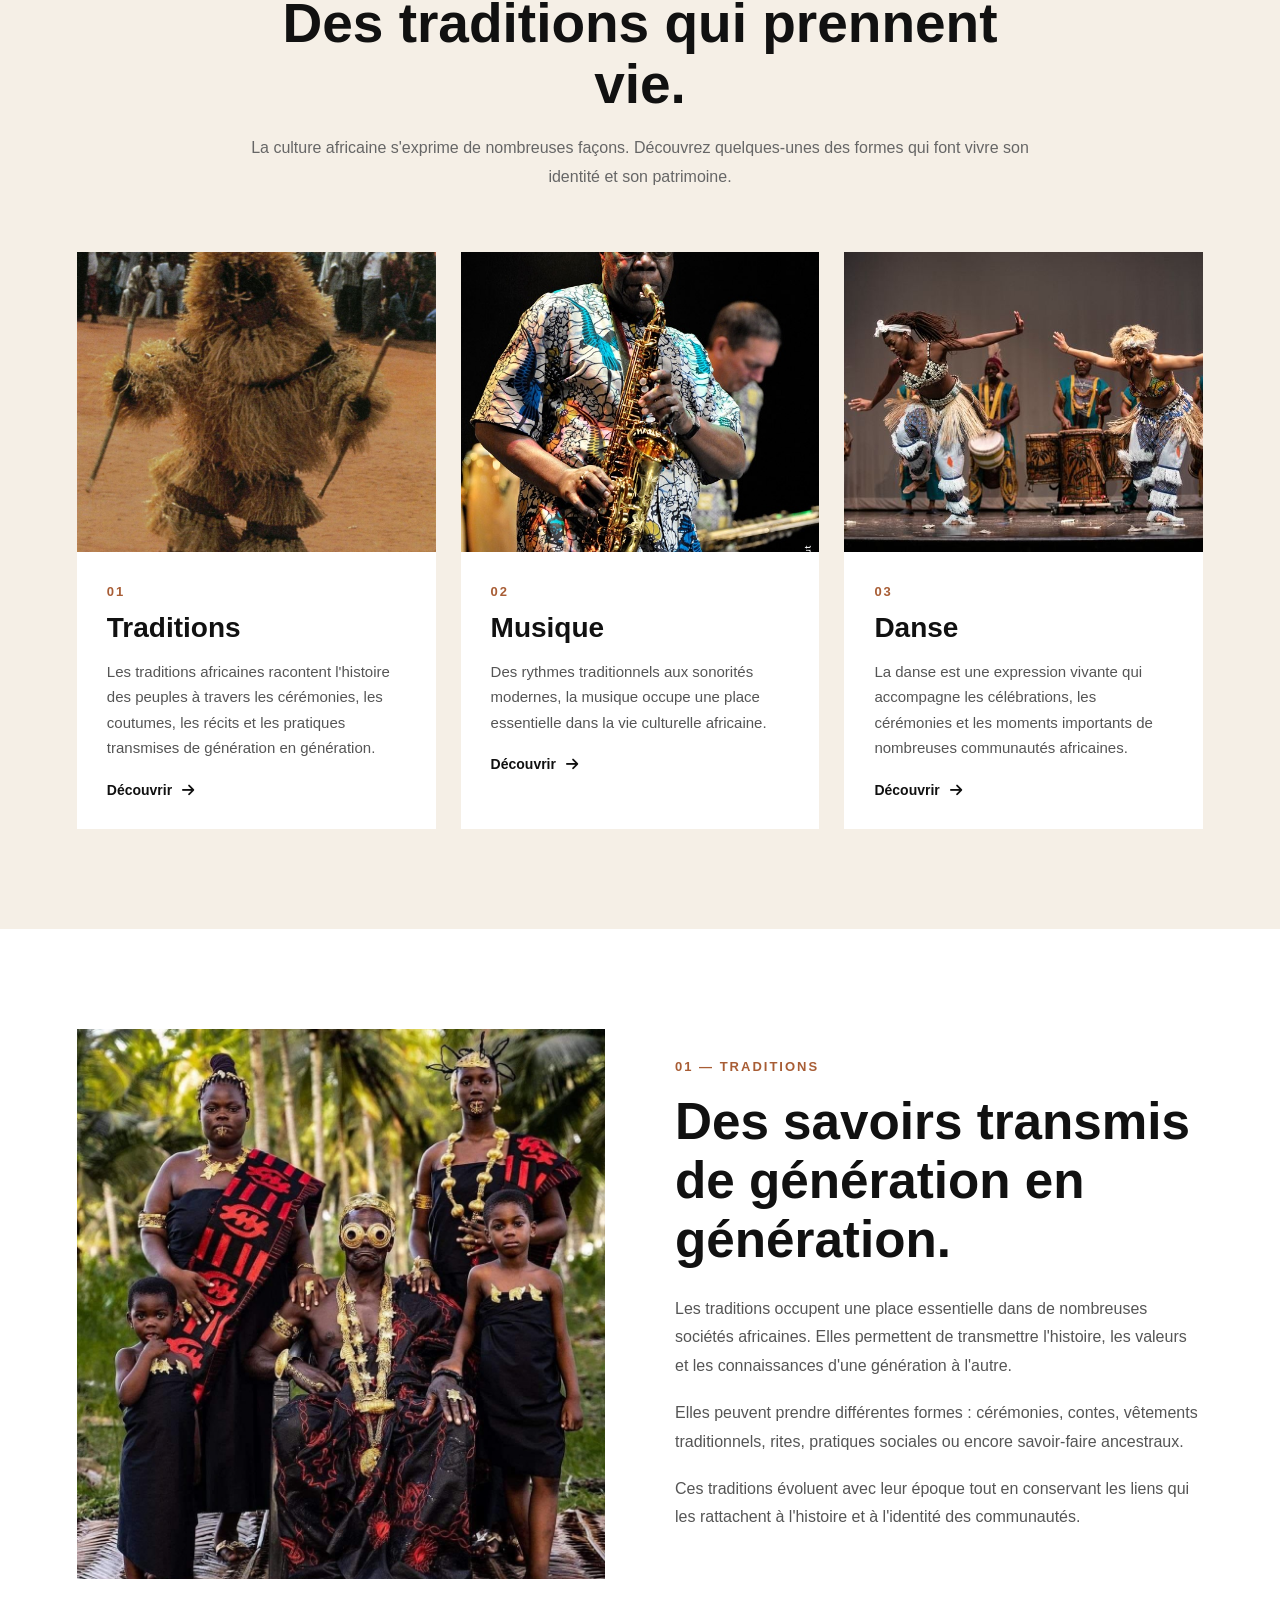
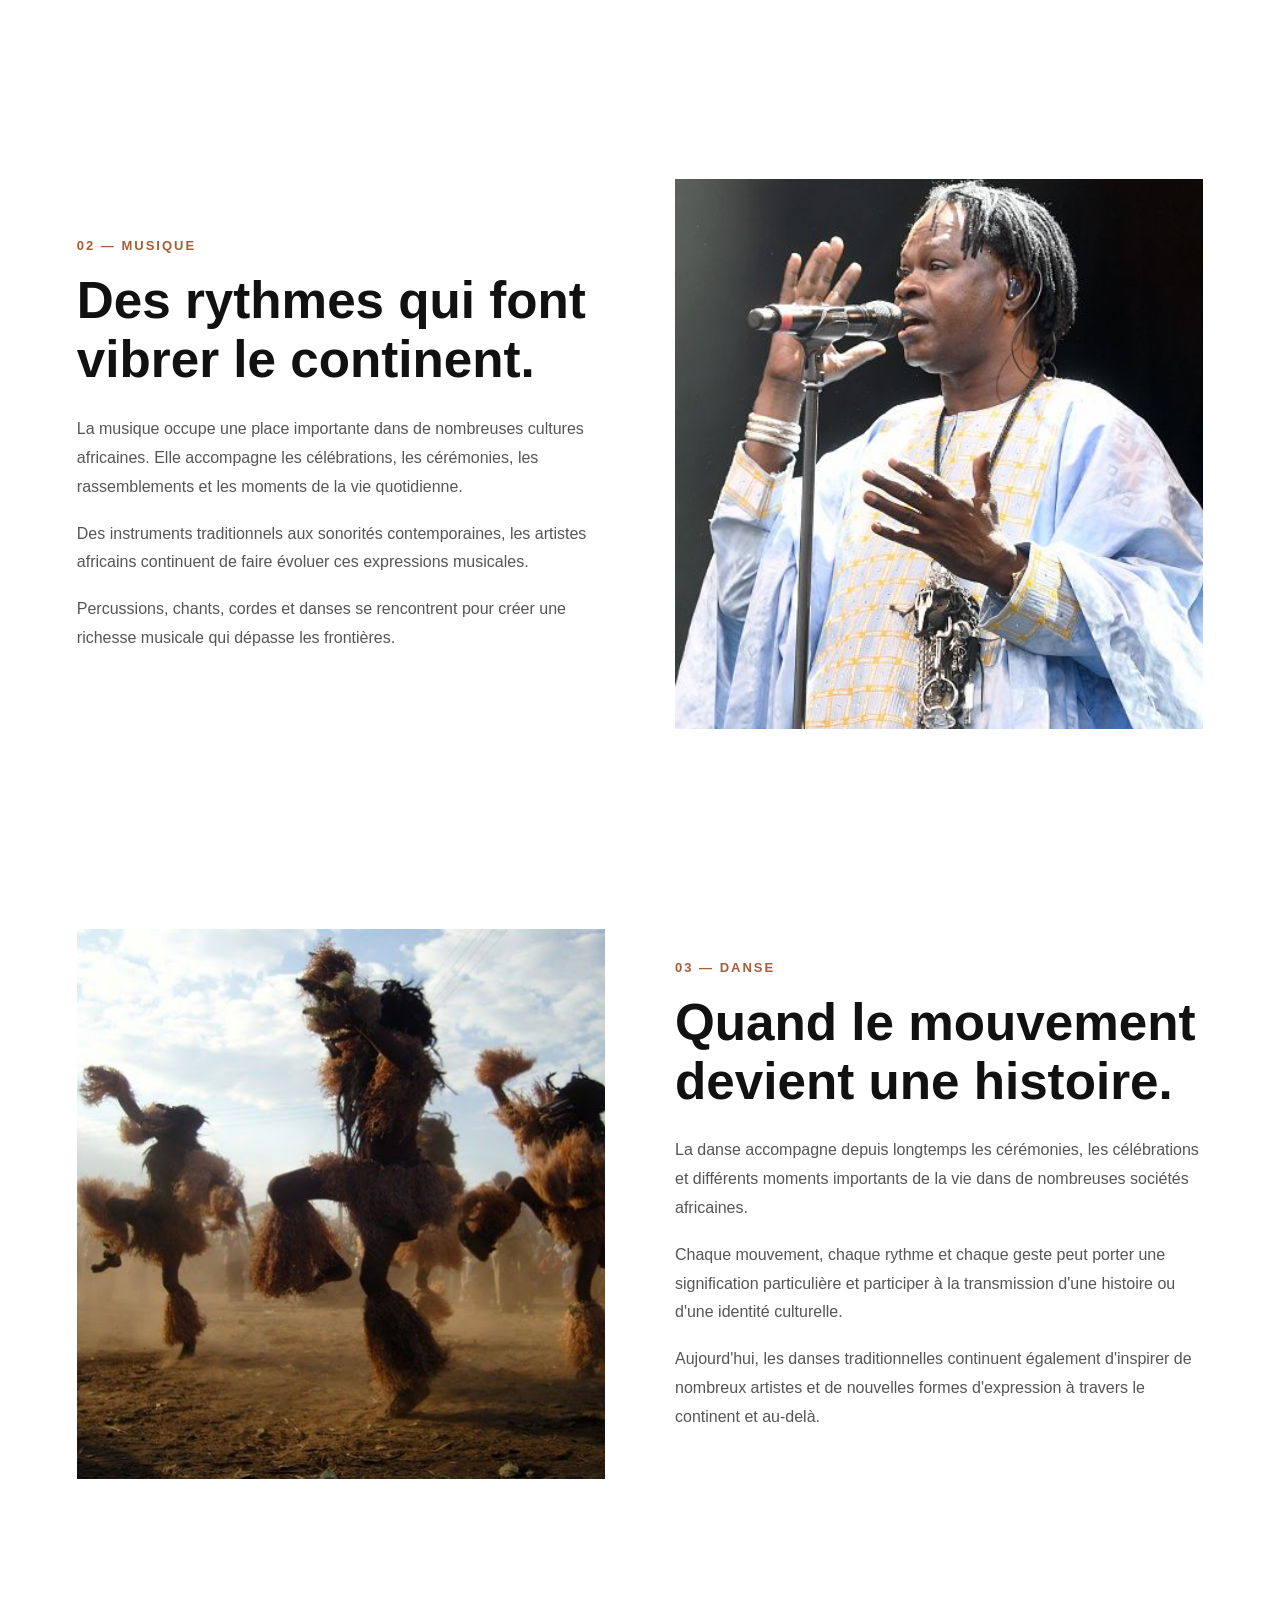
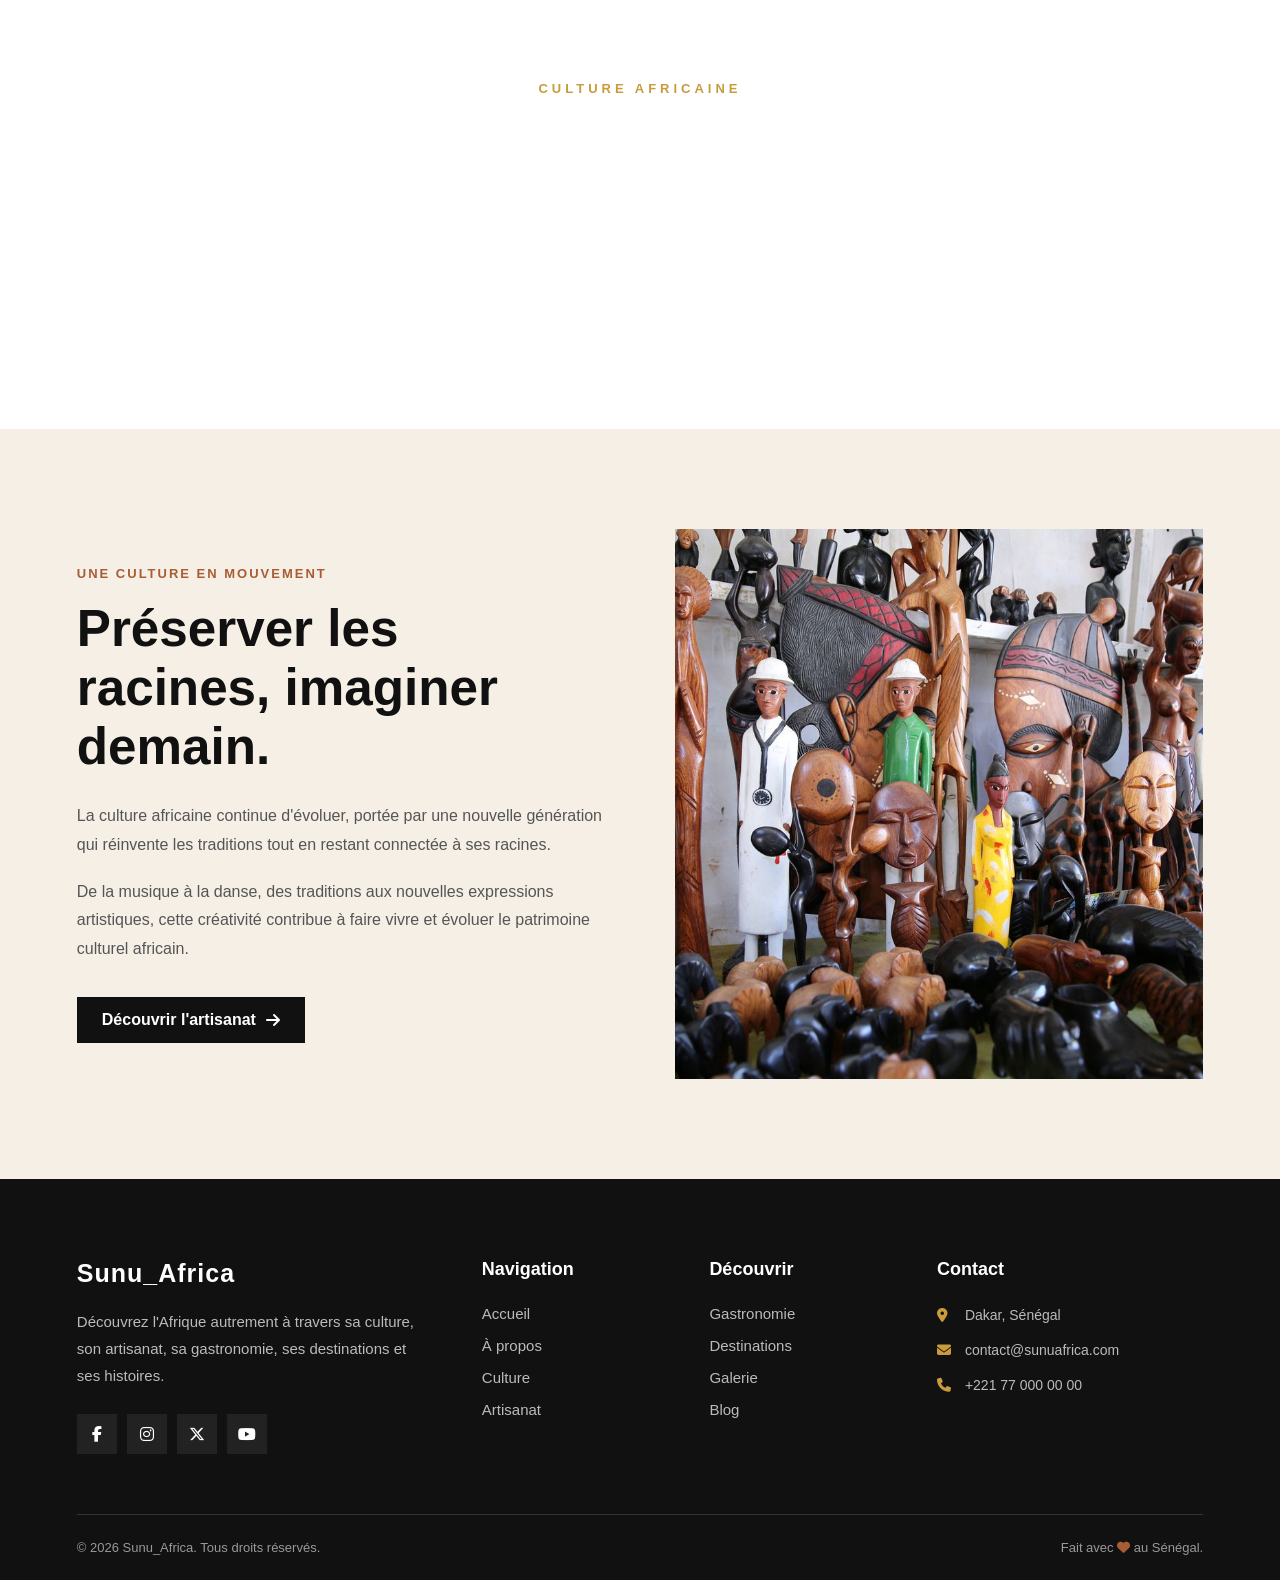
<file: culture.html>
<!DOCTYPE html>
<html lang="en">
<head>
    <meta charset="UTF-8">
    <meta name="viewport" content="width=device-width, initial-scale=1.0">
    <title>Sunu_Africa | Notre culture</title>
    <link rel="stylesheet" href="css/style.css">
    <link rel="stylesheet" href="https://cdnjs.cloudflare.com/ajax/libs/font-awesome/6.7.2/css/all.min.css">
</head>
<body>

    <header>
        <div class="logo">
            <a href="index.html">Sunu_Africa</a>
        </div>

        <nav class="navigation">
            <ul>
                <li><a href="index.html">Accueil</a></li>
                <li><a href="apropos.html">À propos</a></li>
                <li><a href="culture.html">Culture</a></li>
                <li><a href="artisanat.html">Artisanat</a></li>
                <li><a href="gastronomie.html">Gastronomie</a></li>
                <li><a href="destinations.html">Destinations</a></li>
                <li><a href="blog.html">Blog</a></li>
                <li><a href="galerie.html">Galerie</a></li>
                <li><a href="contact.html">Contact</a></li>
            </ul>
        </nav>

        <button class="menu-button" aria-label="Ouvrir le menu">
            <i class="fa-solid fa-bars"></i>
        </button>
    </header>

    <main>
        <section class="culture-hero">
            <div class="culture-hero-content">
                <span>
                    CULTURES AFRICAINES
                </span>
                <h1>
                    Une diversité
                    qui nous rassemble.
                </h1>
                <p>
                    Des traditions ancestrales aux expressions
                    contemporaines, découvrez la richesse
                    culturelle d'un continent en mouvement.
                </p>
            </div>
        </section>

        <section class="culture-intro">
            <div class="culture-intro-container">
                <div class="culture-intro-image reveal">
                    <img
                        src="images/culture/tradition.jpg"
                        alt="Culture et traditions africaines"
                    >
                </div>

                <div class="culture-intro-content reveal">
                    <span>
                        UNE RICHESSE EXCEPTIONNELLE
                    </span>
                    <h2>
                        Des cultures qui racontent
                        des histoires.
                    </h2>
                    <p>
                        L'Afrique est un continent d'une incroyable
                        diversité culturelle. Chaque région, chaque
                        peuple et chaque communauté possède ses
                        propres traditions, langues, expressions
                        artistiques et savoir-faire.
                    </p>
                    <p>
                        Ces cultures se transmettent de génération
                        en génération et continuent d'évoluer avec
                        le temps, tout en conservant leurs racines.
                    </p>
                    <p>
                        Chez Sunu_Africa, nous souhaitons mettre
                        en lumière cette diversité et permettre
                        à chacun de découvrir les histoires qui
                        se cachent derrière ces traditions.
                    </p>
                </div>
            </div>
        </section>

        <section class="culture-expressions">
            <div class="section-title">
                <span>
                    EXPRESSIONS CULTURELLES
                </span>

                <h2>
                    Des traditions qui prennent vie.
                </h2>

                <p>
                    La culture africaine s'exprime de nombreuses
                    façons. Découvrez quelques-unes des formes
                    qui font vivre son identité et son patrimoine.
                </p>
            </div>

            <div class="culture-expressions-container">
                <article class="culture-expression-card reveal">
                    <div class="culture-expression-image">
                        <img
                            src="images/culture/culture2.jpg"
                            alt="Traditions africaines"
                        >
                    </div>

                    <div class="culture-expression-content">

                        <span>01</span>

                        <h3>
                            Traditions
                        </h3>

                        <p>
                            Les traditions africaines racontent
                            l'histoire des peuples à travers les
                            cérémonies, les coutumes, les récits
                            et les pratiques transmises de
                            génération en génération.
                        </p>

                        <a href="#traditions">
                            Découvrir
                            <i class="fa-solid fa-arrow-right"></i>
                        </a>
                    </div>
                </article>

                <article class="culture-expression-card reveal">
                    <div class="culture-expression-image">
                        <img
                            src="images/culture/musique2.jpg"
                            alt="Musique africaine"
                        >
                    </div>

                    <div class="culture-expression-content">

                        <span>02</span>

                        <h3>
                            Musique
                        </h3>

                        <p>
                            Des rythmes traditionnels aux sonorités
                            modernes, la musique occupe une place
                            essentielle dans la vie culturelle
                            africaine.
                        </p>

                        <a href="#musique">
                            Découvrir
                            <i class="fa-solid fa-arrow-right"></i>
                        </a>
                    </div>
                </article>

                <article class="culture-expression-card reveal">

                    <div class="culture-expression-image">

                        <img
                            src="images/culture/danse2.jpg"
                            alt="Danse africaine"
                        >

                    </div>

                    <div class="culture-expression-content">

                        <span>03</span>

                        <h3>
                            Danse
                        </h3>

                        <p>
                            La danse est une expression vivante
                            qui accompagne les célébrations,
                            les cérémonies et les moments importants
                            de nombreuses communautés africaines.
                        </p>

                        <a href="#danse">
                            Découvrir
                            <i class="fa-solid fa-arrow-right"></i>
                        </a>
                    </div>
                </article>
            </div>
        </section>

        <section class="culture-detail" id="traditions">
            <div class="culture-detail-container">
                <div class="culture-detail-image reveal">
                    <img
                        src="images/culture/tradition-story.jpg"
                        alt="Traditions africaines"
                    >
                </div>

                <div class="culture-detail-content reveal">
                    <span>
                        01 — TRADITIONS
                    </span>

                    <h2>
                        Des savoirs transmis
                        de génération en génération.
                    </h2>

                    <p>
                        Les traditions occupent une place essentielle
                        dans de nombreuses sociétés africaines.
                        Elles permettent de transmettre l'histoire,
                        les valeurs et les connaissances d'une
                        génération à l'autre.
                    </p>

                    <p>
                        Elles peuvent prendre différentes formes :
                        cérémonies, contes, vêtements traditionnels,
                        rites, pratiques sociales ou encore
                        savoir-faire ancestraux.
                    </p>

                    <p>
                        Ces traditions évoluent avec leur époque
                        tout en conservant les liens qui les
                        rattachent à l'histoire et à l'identité
                        des communautés.
                    </p>
                </div>
            </div>
        </section>

        <section class="culture-detail culture-detail-reverse" id="musique">
            <div class="culture-detail-container">
                <div class="culture-detail-content reveal">
                    <span>
                        02 — MUSIQUE
                    </span>

                    <h2>
                        Des rythmes qui
                        font vibrer le continent.
                    </h2>

                    <p>
                        La musique occupe une place importante
                        dans de nombreuses cultures africaines.
                        Elle accompagne les célébrations,
                        les cérémonies, les rassemblements
                        et les moments de la vie quotidienne.
                    </p>

                    <p>
                        Des instruments traditionnels aux
                        sonorités contemporaines, les artistes
                        africains continuent de faire évoluer
                        ces expressions musicales.
                    </p>

                    <p>
                        Percussions, chants, cordes et danses
                        se rencontrent pour créer une richesse
                        musicale qui dépasse les frontières.
                    </p>

                </div>

                <div class="culture-detail-image reveal">
                    <img
                        src="images/culture/musique-story.jpg"
                        alt="Musique africaine"
                    >
                </div>
            </div>
        </section>

        <section class="culture-detail" id="danse">
            <div class="culture-detail-container">
                <div class="culture-detail-image reveal">
                    <img
                        src="images/culture/danse3.jpg"
                        alt="Danse africaine"
                    >
                </div>

                <div class="culture-detail-content reveal">

                    <span>
                        03 — DANSE
                    </span>

                    <h2>
                        Quand le mouvement
                        devient une histoire.
                    </h2>

                    <p>
                        La danse accompagne depuis longtemps
                        les cérémonies, les célébrations et
                        différents moments importants de la vie
                        dans de nombreuses sociétés africaines.
                    </p>

                    <p>
                        Chaque mouvement, chaque rythme et
                        chaque geste peut porter une signification
                        particulière et participer à la transmission
                        d'une histoire ou d'une identité culturelle.
                    </p>

                    <p>
                        Aujourd'hui, les danses traditionnelles
                        continuent également d'inspirer de nombreux
                        artistes et de nouvelles formes d'expression
                        à travers le continent et au-delà.
                    </p>
                </div>
            </div>
        </section>

        <section class="culture-divider">
            <div class="culture-divider-content reveal">

                <span>
                    CULTURE AFRICAINE
                </span>

                <h2>
                    Des racines profondes,
                    une culture en mouvement.
                </h2>

            </div>
        </section>

        <section class="culture-conclusion">
            <div class="culture-conclusion-container">
                <div class="culture-conclusion-content reveal">

                    <span>
                        UNE CULTURE EN MOUVEMENT
                    </span>

                    <h2>
                        Préserver les racines,
                        imaginer demain.
                    </h2>

                    <p>
                        La culture africaine continue d'évoluer,
                        portée par une nouvelle génération qui
                        réinvente les traditions tout en restant
                        connectée à ses racines.
                    </p>

                    <p>
                        De la musique à la danse, des traditions
                        aux nouvelles expressions artistiques,
                        cette créativité contribue à faire vivre
                        et évoluer le patrimoine culturel africain.
                    </p>

                    <a href="artisanat.html" class="culture-conclusion-button">
                        Découvrir l'artisanat
                        <i class="fa-solid fa-arrow-right"></i>
                    </a>
                </div>

                <div class="culture-conclusion-image reveal">
                    <img
                        src="images/artisanat/artisanat.jpg"
                        alt="Artisanat africain"
                    >
                </div>
            </div>
        </section>

    </main>

    <footer class="footer">
        <div class="footer-container">
            <div class="footer-column">

                <a href="index.html" class="footer-logo">
                    Sunu_Africa
                </a>

                <p>
                    Découvrez l'Afrique autrement à travers
                    sa culture, son artisanat, sa gastronomie,
                    ses destinations et ses histoires.
                </p>

                <div class="footer-social">

                    <a href="#" aria-label="Facebook">
                        <i class="fa-brands fa-facebook-f"></i>
                    </a>

                    <a href="#" aria-label="Instagram">
                        <i class="fa-brands fa-instagram"></i>
                    </a>

                    <a href="#" aria-label="Twitter">
                        <i class="fa-brands fa-x-twitter"></i>
                    </a>

                    <a href="#" aria-label="YouTube">
                        <i class="fa-brands fa-youtube"></i>
                    </a>

                </div>
            </div>

            <div class="footer-column">

                <h3>
                    Navigation
                </h3>

                <ul>
                    <li><a href="index.html">Accueil</a></li>
                    <li><a href="apropos.html">À propos</a></li>
                    <li><a href="culture.html">Culture</a></li>
                    <li><a href="artisanat.html">Artisanat</a></li>
                </ul>
            </div>

            <div class="footer-column">

                <h3>
                    Découvrir
                </h3>

                <ul>
                    <li><a href="gastronomie.html">Gastronomie</a></li>
                    <li><a href="destinations.html">Destinations</a></li>
                    <li><a href="galerie.html">Galerie</a></li>
                    <li><a href="blog.html">Blog</a></li>
                </ul>
            </div>

            <div class="footer-column">

                <h3>
                    Contact
                </h3>

                <ul class="footer-contact">
                    <li>
                        <i class="fa-solid fa-location-dot"></i>
                        Dakar, Sénégal
                    </li>

                    <li>
                        <i class="fa-solid fa-envelope"></i>
                        contact@sunuafrica.com
                    </li>

                    <li>
                        <i class="fa-solid fa-phone"></i>
                        +221 77 000 00 00
                    </li>
                </ul>
            </div>
        </div>

        <div class="footer-bottom">
            <p>
                © 2026 Sunu_Africa.
                Tous droits réservés.
            </p>

            <p>
                Fait avec
                <i class="fa-solid fa-heart"></i>
                au Sénégal.
            </p>
        </div>
    </footer>

    <script src="js/script.js"></script>

</body>
</html>
</file>
<file: css/style.css>
* {
    margin: 0;
    padding: 0;
    box-sizing: border-box;
}
:root {
    --noir: #111111;
    --blanc: #ffffff;
    --beige: #f5efe6;
    --terre: #a85d35;
    --or: #c89b3c;
}
body {
    font-family: Arial, sans-serif;
    background-color: var(--blanc);
    color: var(--noir);
}


/* ================ HEADER ================ */
header {
    width: 100%;
    height: 80px;
    display: flex;
    align-items: center;
    justify-content: space-between;
    padding: 0 6%;
    background-color: var(--noir);
}
.logo a {
    color: var(--blanc);
    text-decoration: none;
    font-size: 24px;
    font-weight: 700;
    letter-spacing: 1px;
}
.navigation ul {
    display: flex;
    align-items: center;
    gap: 25px;
    list-style: none;
}
.navigation a {
    color: var(--blanc);
    text-decoration: none;
    font-size: 14px;
    transition: 0.3s;
}
.navigation a:hover {
    color: var(--or);
}
.menu-button {
    display: none;
    background: none;
    border: none;
    color: var(--blanc);
    font-size: 28px;
    cursor: pointer;
}
/* ============ Accueil ============= */
.hero {
    min-height: calc(100vh - 80px);
    display: flex;
    align-items: center;
    padding: 80px 6%;
    position: relative;
    background-image:
        linear-gradient(
            rgba(0, 0, 0, 0.60),
            rgba(0, 0, 0, 0.60)
        ),
        url("../images/hero/hero1.jpg");
    background-size: cover;
    background-position: center;
}
.hero-content {
    max-width: 700px;
    color: var(--blanc);
}
.hero-subtitle {
    display: block;
    margin-bottom: 20px;
    color: var(--or);
    font-size: 14px;
    font-weight: 700;
    letter-spacing: 3px;
}
.hero h1 {
    margin-bottom: 25px;
    font-size: clamp(45px, 7vw, 90px);
    line-height: 1.05;
    font-weight: 700;
}
.hero p {
    max-width: 600px;
    margin-bottom: 35px;
    font-size: 18px;
    line-height: 1.7;
    color: #eeeeee;
}
.hero-button {
    display: inline-block;
    padding: 15px 28px;
    background-color: var(--or);
    color: var(--blanc);
    text-decoration: none;
    font-weight: 600;
    border-radius: 3px;
    transition: 0.3s;
}
.hero-button:hover {
    transform: translateY(-3px);
    background-color: var(--terre);
}

.about {
    padding: 100px 6%;
    background-color: var(--beige);
}
.section-title {
    max-width: 700px;
    margin: 0 auto 60px;
    text-align: center;
}
.section-title span {
    color: var(--terre);
    font-size: 13px;
    font-weight: 700;
    letter-spacing: 3px;
}
.section-title h2 {
    margin-top: 15px;
    font-size: clamp(32px, 5vw, 55px);
    line-height: 1.1;
}
.about-container {
    max-width: 1200px;
    margin: auto;
    display: grid;
    grid-template-columns: 1fr 1fr;
    gap: 70px;
    align-items: center;
}
.about-image img {
    width: 100%;
    height: 550px;
    object-fit: cover;
    display: block;
}
.about-content {
    max-width: 550px;
}
.about-subtitle {
    color: var(--terre);
    font-size: 13px;
    font-weight: 700;
    letter-spacing: 2px;
}
.about-content h3 {
    margin: 18px 0 25px;
    font-size: 38px;
    line-height: 1.2;
}
.about-content p {
    margin-bottom: 18px;
    color: #555;
    line-height: 1.8;
    font-size: 16px;
}
.about-button {
    display: inline-block;
    margin-top: 15px;
    padding: 14px 25px;
    background-color: var(--noir);
    color: var(--blanc);
    text-decoration: none;
    transition: 0.3s;
}
.about-button:hover {
    background-color: var(--terre);
}

.culture {
    padding: 100px 6%;
    background-color: var(--blanc);
}
.culture .section-title p {
    margin-top: 20px;
    color: #666;
    line-height: 1.7;
}
.culture-container {
    max-width: 1200px;
    margin: auto;
    display: grid;
    grid-template-columns: repeat(3, 1fr);
    gap: 25px;
}
.culture-card {
    background-color: var(--beige);
    overflow: hidden;
    transition: 0.3s;
}
.culture-card:hover {
    transform: translateY(-8px);
}
.culture-image {
    width: 100%;
    height: 300px;
    overflow: hidden;
}
.culture-image img {
    width: 100%;
    height: 100%;
    object-fit: cover;
    display: block;
    transition: 0.5s;
}
.culture-card:hover .culture-image img {
    transform: scale(1.05);
}
.culture-content {
    padding: 30px;
}
.culture-content > span {
    color: var(--terre);
    font-size: 13px;
    font-weight: 700;
}
.culture-content h3 {
    margin: 12px 0;
    font-size: 28px;
}
.culture-content p {
    margin-bottom: 20px;
    color: #555;
    line-height: 1.7;
}
.culture-content a {
    color: var(--noir);
    text-decoration: none;
    font-weight: 700;
    transition: 0.3s;
}
.culture-content a:hover {
    color: var(--terre);
}
.craft {
    padding: 100px 6%;
    background-color: var(--beige);
}
.craft-container {
    max-width: 1200px;
    margin: auto;
    display: grid;
    grid-template-columns: 1fr 1fr;
    gap: 70px;
    align-items: center;
}
.craft-image {
    height: 600px;
    overflow: hidden;
}
.craft-image img {
    width: 100%;
    height: 100%;
    object-fit: cover;
    display: block;
    transition: 0.5s;
}
.craft-image:hover img {
    transform: scale(1.04);
}
.craft-content {
    max-width: 550px;
}
.craft-subtitle {
    color: var(--terre);
    font-size: 13px;
    font-weight: 700;
    letter-spacing: 2px;
}
.craft-content h3 {
    margin: 18px 0 25px;
    font-size: 42px;
    line-height: 1.15;
}
.craft-content p {
    margin-bottom: 18px;
    color: #555;
    line-height: 1.8;
}
.craft-list {
    margin: 30px 0;
    list-style: none;
}
.craft-list li {
    display: flex;
    align-items: center;
    gap: 12px;
    margin-bottom: 15px;
    font-weight: 600;
}
.craft-list li span {
    color: var(--terre);
    font-weight: 700;
}
.craft-button {
    display: inline-block;
    padding: 14px 25px;
    background-color: var(--noir);
    color: var(--blanc);
    text-decoration: none;
    transition: 0.3s;
}
.craft-button:hover {
    background-color: var(--terre);
}

.gastronomy {
    padding: 100px 6%;
    background-color: var(--blanc);
}
.food-container {
    max-width: 1200px;
    margin: auto;
    display: grid;
    grid-template-columns: repeat(4, 1fr);
    gap: 20px;
}
.food-card {
    background-color: var(--beige);
    overflow: hidden;
    transition: 0.3s;
}
.food-card:hover {
    transform: translateY(-8px);
}
.food-image {
    width: 100%;
    height: 260px;
    overflow: hidden;
}
.food-image img {
    width: 100%;
    height: 100%;
    object-fit: cover;
    display: block;
    transition: 0.5s;
}
.food-card:hover .food-image img {
    transform: scale(1.06);
}
.food-content {
    padding: 25px;
}
.food-country {
    display: inline-flex;
    align-items: center;
    gap: 7px;
    margin-bottom: 12px;
    color: var(--terre);
    font-size: 13px;
    font-weight: 700;
}
.food-content h3 {
    margin-bottom: 12px;
    font-size: 25px;
}
.food-content p {
    margin-bottom: 20px;
    color: #555;
    line-height: 1.7;
    font-size: 15px;
}
.food-content a {
    display: inline-flex;
    align-items: center;
    gap: 8px;
    color: var(--noir);
    text-decoration: none;
    font-weight: 700;
    transition: 0.3s;
}
.food-content a:hover {
    color: var(--terre);
    gap: 12px;
}

.destinations {
    padding: 100px 6%;
    background-color: var(--beige);
}
.destination-container {
    max-width: 1200px;
    margin: auto;
    display: grid;
    grid-template-columns: repeat(2, 1fr);
    gap: 25px;
}
.destination-card {
    position: relative;
    height: 500px;
    overflow: hidden;
}
.destination-card img {
    width: 100%;
    height: 100%;
    object-fit: cover;
    display: block;
    transition: 0.6s;
}
.destination-card:hover img {
    transform: scale(1.06);
}
.destination-card::after {
    content: "";
    position: absolute;
    inset: 0;
    background: linear-gradient(
        transparent 30%,
        rgba(0, 0, 0, 0.85)
    );
}
.destination-overlay {
    position: absolute;
    z-index: 2;
    left: 35px;
    right: 35px;
    bottom: 35px;
    color: var(--blanc);
}
.destination-overlay span {
    color: var(--or);
    font-size: 12px;
    font-weight: 700;
    letter-spacing: 2px;
    text-transform: uppercase;
}
.destination-overlay h3 {
    margin: 10px 0 5px;
    font-size: 40px;
}
.destination-overlay p {
    margin-bottom: 20px;
    color: #eeeeee;
}
.destination-overlay a {
    display: inline-flex;
    align-items: center;
    gap: 8px;
    color: var(--blanc);
    text-decoration: none;
    font-weight: 700;
    transition: 0.3s;
}
.destination-overlay a:hover {
    gap: 12px;
    color: var(--or);
}

.gallery {
    padding: 100px 6%;
    background-color: var(--blanc);
}
.gallery-container {
    max-width: 1200px;
    margin: auto;
    display: grid;
    grid-template-columns: repeat(3, 1fr);
    gap: 15px;
}
.gallery-item {
    height: 350px;
    overflow: hidden;
    position: relative;
}
.gallery-item img {
    width: 100%;
    height: 100%;
    object-fit: cover;
    display: block;
    transition: 0.5s;
}
.gallery-item:hover img {
    transform: scale(1.08);
}

.blog {
    padding: 100px 6%;
    background-color: var(--beige);
}
.blog-container {
    max-width: 1200px;
    margin: auto;
    display: grid;
    grid-template-columns: repeat(3, 1fr);
    gap: 25px;
}
.blog-card {
    background-color: var(--blanc);
    overflow: hidden;
    transition: 0.3s;
}
.blog-card:hover {
    transform: translateY(-8px);
}
.blog-image {
    width: 100%;
    height: 280px;
    overflow: hidden;
}
.blog-image img {
    width: 100%;
    height: 100%;
    object-fit: cover;
    display: block;
    transition: 0.5s;
}
.blog-card:hover .blog-image img {
    transform: scale(1.06);
}
.blog-content {
    padding: 30px;
}
.blog-category {
    color: var(--terre);
    font-size: 12px;
    font-weight: 700;
    letter-spacing: 2px;
}
.blog-content h3 {
    margin: 15px 0;
    font-size: 25px;
    line-height: 1.3;
}
.blog-content p {
    margin-bottom: 20px;
    color: #555;
    line-height: 1.7;
    font-size: 15px;
}
.blog-content a {
    display: inline-flex;
    align-items: center;
    gap: 8px;
    color: var(--noir);
    text-decoration: none;
    font-weight: 700;
    transition: 0.3s;
}
.blog-content a:hover {
    color: var(--terre);
    gap: 12px;
}
/* ================ PAGE A PROPOS ================ */
.page-hero {
    min-height: 60vh;
    display: flex;
    align-items: center;
    padding: 80px 6%;
    position: relative;
    background-image:
        linear-gradient(
            rgba(0, 0, 0, 0.60),
            rgba(0, 0, 0, 0.60)
        ),
        url("../images/hero/about2.jpg");
    background-size: cover;
    background-position: center;
}
.page-hero-content {
    max-width: 750px;
    color: var(--blanc);
}
.page-hero-content span {
    display: block;
    margin-bottom: 20px;
    color: var(--or);
    font-size: 13px;
    font-weight: 700;
    letter-spacing: 3px;
}
.page-hero-content h1 {
    margin-bottom: 25px;
    font-size: clamp(42px, 6vw, 75px);
    line-height: 1.05;
}
.page-hero-content p {
    max-width: 650px;
    color: #eeeeee;
    font-size: 18px;
    line-height: 1.7;
}

.about-story {
    padding: 100px 6%;
    background-color: var(--blanc);
}
.about-story-container {
    max-width: 1200px;
    margin: auto;
    display: grid;
    grid-template-columns: 1fr 1fr;
    gap: 70px;
    align-items: center;
}
.about-story-image {
    height: 600px;
    overflow: hidden;
}
.about-story-image img {
    width: 100%;
    height: 100%;
    object-fit: cover;
    display: block;
    transition: 0.5s;
}
.about-story-image:hover img {
    transform: scale(1.04);
}
.about-story-content {
    max-width: 550px;
}
.about-story-subtitle {
    color: var(--terre);
    font-size: 13px;
    font-weight: 700;
    letter-spacing: 2px;
}
.about-story-content h2 {
    margin: 18px 0 25px;
    font-size: clamp(34px, 4vw, 52px);
    line-height: 1.15;
}
.about-story-content p {
    margin-bottom: 18px;
    color: #555;
    line-height: 1.8;
    font-size: 16px;
}
.story-button {
    display: inline-flex;
    align-items: center;
    gap: 10px;
    margin-top: 15px;
    padding: 14px 25px;
    background-color: var(--noir);
    color: var(--blanc);
    text-decoration: none;
    font-weight: 600;
    transition: 0.3s;
}
.story-button:hover {
    background-color: var(--terre);
    gap: 14px;
}

.mission {
    padding: 100px 6%;
    background-color: var(--beige);
}
.mission .section-title {
    max-width: 800px;
}
.mission .section-title p {
    margin-top: 20px;
    color: #666;
    line-height: 1.8;
    font-size: 16px;
}
.mission-container {
    max-width: 1200px;
    margin: 60px auto 0;
    display: grid;
    grid-template-columns: repeat(3, 1fr);
    gap: 25px;
}
.mission-card {
    padding: 40px 30px;
    background-color: var(--blanc);
    transition: 0.3s;
}
.mission-card:hover {
    transform: translateY(-8px);
}
.mission-icon {
    width: 60px;
    height: 60px;
    display: flex;
    align-items: center;
    justify-content: center;
    margin-bottom: 25px;
    background-color: var(--beige);
    color: var(--terre);
    font-size: 24px;
}
.mission-card h3 {
    margin-bottom: 15px;
    font-size: 25px;
}
.mission-card p {
    color: #555;
    line-height: 1.7;
    font-size: 15px;
}

.about-divider {
    min-height: 450px;
    display: flex;
    align-items: center;
    justify-content: center;
    padding: 80px 6%;
    position: relative;
    background-image:
        linear-gradient(
            rgba(0, 0, 0, 0.50),
            rgba(0, 0, 0, 0.50)
        ),
        url("../images/hero/afrique.jpg");
    background-size: cover;
    background-position: center;
    background-attachment: fixed;
}
.about-divider-content {
    max-width: 700px;
    text-align: center;
    color: var(--blanc);
}
.about-divider-content span {
    display: block;
    margin-bottom: 20px;
    color: var(--or);
    font-size: 13px;
    font-weight: 700;
    letter-spacing: 4px;
}
.about-divider-content h2 {
    font-size: clamp(38px, 5vw, 65px);
    line-height: 1.1;
}

.values {
    padding: 100px 6%;
    background-color: var(--blanc);
}
.values .section-title {
    max-width: 800px;
}
.values .section-title p {
    margin-top: 20px;
    color: #666;
    line-height: 1.8;
}
.values-container {
    max-width: 1200px;
    margin: 60px auto 0;
    display: grid;
    grid-template-columns: repeat(4, 1fr);
    gap: 20px;
}
.value-card {
    padding: 35px 25px;
    border: 1px solid #eeeeee;
    background-color: var(--blanc);
    transition: 0.3s;
}
.value-card:hover {
    transform: translateY(-8px);
    border-color: var(--terre);
}
.value-icon {
    width: 55px;
    height: 55px;
    display: flex;
    align-items: center;
    justify-content: center;
    margin-bottom: 20px;
    background-color: var(--beige);
    color: var(--terre);
    font-size: 21px;
}
.value-card h3 {
    margin-bottom: 12px;
    font-size: 22px;
}
.value-card p {
    color: #555;
    line-height: 1.7;
    font-size: 14px;
}

/* ================ PAGE CULTURE ================ */
.culture-hero {
    min-height: 70vh;
    display: flex;
    align-items: center;
    padding: 80px 6%;
    position: relative;
    background-image:
        linear-gradient(
            rgba(0, 0, 0, 0.60),
            rgba(0, 0, 0, 0.60)
        ),
        url("../images/culture/culture.jpg");
    background-size: cover;
    background-position: center;
}
.culture-hero-content {
    max-width: 750px;
    color: var(--blanc);
}
.culture-hero-content span {
    display: block;
    margin-bottom: 20px;
    color: var(--or);
    font-size: 13px;
    font-weight: 700;
    letter-spacing: 3px;
}
.culture-hero-content h1 {
    margin-bottom: 25px;
    font-size: clamp(42px, 6vw, 75px);
    line-height: 1.05;
}
.culture-hero-content p {
    max-width: 650px;
    color: #eeeeee;
    font-size: 18px;
    line-height: 1.7;
}

.culture-intro {
    padding: 100px 6%;
    background-color: var(--blanc);
}
.culture-intro-container {
    max-width: 1200px;
    margin: auto;
    display: grid;
    grid-template-columns: 1fr 1fr;
    gap: 70px;
    align-items: center;
}
.culture-intro-image {
    height: 550px;
    overflow: hidden;
}
.culture-intro-image img {
    width: 100%;
    height: 100%;
    display: block;
    object-fit: cover;
    transition: 0.5s;
}
.culture-intro-image:hover img {
    transform: scale(1.04);
}
.culture-intro-content {
    max-width: 550px;
}
.culture-intro-content span {
    color: var(--terre);
    font-size: 13px;
    font-weight: 700;
    letter-spacing: 2px;
}
.culture-intro-content h2 {
    margin: 18px 0 25px;
    font-size: clamp(34px, 4vw, 52px);
    line-height: 1.15;
}
.culture-intro-content p {
    margin-bottom: 18px;
    color: #555;
    line-height: 1.8;
    font-size: 16px;
}

.culture-expressions {
    padding: 100px 6%;
    background-color: var(--beige);
}
.culture-expressions .section-title {
    max-width: 800px;
}
.culture-expressions .section-title p {
    margin-top: 20px;
    color: #666;
    line-height: 1.8;
    font-size: 16px;
}
.culture-expressions-container {
    max-width: 1200px;
    margin: 60px auto 0;
    display: grid;
    grid-template-columns: repeat(3, 1fr);
    gap: 25px;
}
.culture-expression-card {
    background-color: var(--blanc);
    overflow: hidden;
    transition: 0.3s;
}
.culture-expression-card:hover {
    transform: translateY(-8px);
}
.culture-expression-image {
    height: 300px;
    overflow: hidden;
}
.culture-expression-image img {
    width: 100%;
    height: 100%;
    display: block;
    object-fit: cover;
    transition: 0.5s;
}
.culture-expression-card:hover
.culture-expression-image img {
    transform: scale(1.06);
}
.culture-expression-content {
    padding: 30px;
}
.culture-expression-content > span {
    color: var(--terre);
    font-size: 13px;
    font-weight: 700;
    letter-spacing: 2px;
}
.culture-expression-content h3 {
    margin: 12px 0 15px;
    font-size: 28px;
}
.culture-expression-content p {
    margin-bottom: 20px;
    color: #555;
    line-height: 1.7;
    font-size: 15px;
}
.culture-expression-content a {
    display: inline-flex;
    align-items: center;
    gap: 10px;
    color: var(--noir);
    text-decoration: none;
    font-size: 14px;
    font-weight: 700;
    transition: 0.3s;
}
.culture-expression-content a:hover {
    color: var(--terre);
    gap: 14px;
}

.culture-detail {
    padding: 100px 6%;
    background-color: var(--blanc);
}
.culture-detail-container {
    max-width: 1200px;
    margin: auto;
    display: grid;
    grid-template-columns: 1fr 1fr;
    gap: 70px;
    align-items: center;
}
.culture-detail-image {
    height: 550px;
    overflow: hidden;
}
.culture-detail-image img {
    width: 100%;
    height: 100%;
    display: block;
    object-fit: cover;
    transition: 0.5s;
}
.culture-detail-image:hover img {
    transform: scale(1.04);
}
.culture-detail-content {
    max-width: 550px;
}
.culture-detail-content > span {
    color: var(--terre);
    font-size: 13px;
    font-weight: 700;
    letter-spacing: 2px;
}
.culture-detail-content h2 {
    margin: 18px 0 25px;
    font-size: clamp(34px, 4vw, 52px);
    line-height: 1.15;
}
.culture-detail-content p {
    margin-bottom: 18px;
    color: #555;
    line-height: 1.8;
    font-size: 16px;
}
.culture-detail-reverse
.culture-detail-container
.culture-detail-content {
    order: 1;
}
.culture-detail-reverse
.culture-detail-container
.culture-detail-image {
    order: 2;
}

.culture-divider {
    min-height: 450px;
    display: flex;
    align-items: center;
    justify-content: center;
    padding: 80px 6%;
    position: relative;
    background-image:
        linear-gradient(
            rgba(0, 0, 0, 0.50),
            rgba(0, 0, 0, 0.50)
        ),
        url("../images/culture/musique.jpg");
    background-size: cover;
    background-position: center;
    background-attachment: fixed;
}
.culture-divider-content {
    max-width: 750px;
    text-align: center;
    color: var(--blanc);
}
.culture-divider-content span {
    display: block;
    margin-bottom: 20px;
    color: var(--or);
    font-size: 13px;
    font-weight: 700;
    letter-spacing: 4px;
}
.culture-divider-content h2 {
    font-size: clamp(38px, 5vw, 65px);
    line-height: 1.1;
}

.culture-conclusion {
    padding: 100px 6%;
    background-color: var(--beige);
}
.culture-conclusion-container {
    max-width: 1200px;
    margin: auto;
    display: grid;
    grid-template-columns: 1fr 1fr;
    gap: 70px;
    align-items: center;
}
.culture-conclusion-content {
    max-width: 550px;
}
.culture-conclusion-content > span {
    color: var(--terre);
    font-size: 13px;
    font-weight: 700;
    letter-spacing: 2px;
}
.culture-conclusion-content h2 {
    margin: 18px 0 25px;
    font-size: clamp(34px, 4vw, 52px);
    line-height: 1.15;
}
.culture-conclusion-content p {
    margin-bottom: 18px;
    color: #555;
    line-height: 1.8;
    font-size: 16px;
}
.culture-conclusion-button {
    display: inline-flex;
    align-items: center;
    gap: 10px;
    margin-top: 15px;
    padding: 14px 25px;
    background-color: var(--noir);
    color: var(--blanc);
    text-decoration: none;
    font-weight: 600;
    transition: 0.3s;
}
.culture-conclusion-button:hover {
    background-color: var(--terre);
    gap: 14px;
}
.culture-conclusion-image {
    height: 550px;
    overflow: hidden;
}
.culture-conclusion-image img {
    width: 100%;
    height: 100%;
    display: block;
    object-fit: cover;
    transition: 0.5s;
}
.culture-conclusion-image:hover img {
    transform: scale(1.04);
}



/* ============== PAGE CONTACT ================= */
.contact {
    padding: 100px 6%;
    background-color: var(--blanc);
}
.contact-container {
    max-width: 1200px;
    margin: auto;
    display: grid;
    grid-template-columns: 1fr 1fr;
    gap: 80px;
    align-items: start;
}
.contact-info {
    max-width: 500px;
}
.contact-subtitle {
    color: var(--terre);
    font-size: 13px;
    font-weight: 700;
    letter-spacing: 2px;
}
.contact-info h3 {
    margin: 18px 0 20px;
    font-size: 40px;
    line-height: 1.2;
}
.contact-info  p {
    margin-bottom: 35px;
    color: #555;
    line-height: 1.8;
}
.contact-item {
    display: flex;
    align-items: center;
    gap: 18px;
    margin-bottom: 25px;
}
.contact-icon {
    width: 50px;
    height: 50px;
    display: flex;
    align-items: center;
    justify-content: center;
    flex-shrink: 0;
    background-color: var(--beige);
    color: var(--terre);
    font-size: 18px;
}
.contact-item h4 {
    margin-bottom: 5px;
    font-size: 16px;
}
.contact-item p {
    color: #666;
    font-size: 15px;
}
.contact-form {
    padding: 40px;
    background-color: var(--beige);
}
.form-group {
    margin-bottom: 20px;
}
.form-group label {
    display: block;
    margin-bottom: 8px;
    font-size: 14px;
    font-weight: 600;
}
.form-group input,
.form-group textarea {
    width: 100%;
    padding: 14px 16px;
    border: 1px solid #ddd;
    background-color: var(--blanc);
    font-family: inherit;
    font-size: 15px;
    outline: none;
    transition: 0.3s;
}
.form-group input:focus,
.form-group textarea:focus {
    border-color: var(--terre);
}
.form-group textarea {
    resize: vertical;
}
.contact-button {
    display: inline-flex;
    align-items: center;
    gap: 10px;
    padding: 15px 25px;
    border: none;
    background-color: var(--noir);
    color: var(--blanc);
    font-family: inherit;
    font-size: 15px;
    font-weight: 600;
    cursor: pointer;
    transition: 0.3s;
}
.contact-button:hover {
    background-color: var(--terre);
    transform: translateY(-3px);
}
.form-message {
    display: none;
    margin-top: 20px;
    padding: 15px;
    background-color: #e8f5e9;
    color: #2e7d32;
    font-size: 14px;
    line-height: 1.5;
}
.form-message.show {
    display: block;
}


/* =============== FOOTER ================= */
.footer {
    padding: 80px 6% 0;
    background-color: var(--noir);
    color: var(--blanc);
}
.footer-container {
    max-width: 1200px;
    margin: auto;
    display: grid;
    grid-template-columns: 2fr 1fr 1fr 1.5fr;
    gap: 50px;
    padding-bottom: 60px;
}
.footer-logo {
    display: inline-block;
    margin-bottom: 20px;
    color: var(--blanc);
    text-decoration: none;
    font-size: 25px;
    font-weight: 700;
    letter-spacing: 1px;
}
.footer-column  p {
    max-width: 350px;
    color: #bbbbbb;
    line-height: 1.8;
    font-size: 15px;
}
.footer-column h3 {
    margin-bottom: 25px;
    font-size: 18px;
}
.footer-column ul {
    list-style: none;
}
.footer-column li {
    margin-bottom: 14px;
}
.footer-column li a {
    color: #bbbbbb;
    text-decoration: none;
    font-size: 15px;
    transition: 0.3s;
}
.footer-column li a:hover {
    color: var(--or);
    padding-left: 5px;
}
.footer-social {
    display: flex;
    gap: 10px;
    margin-top: 25px;
}
.footer-social a {
    width: 40px;
    height: 40px;
    display: flex;
    align-items: center;
    justify-content: center;
    background-color: #222222;
    color: var(--blanc);
    text-decoration: none;
    transition: 0.3s;
}
.footer-social a:hover {
    background-color: var(--terre);
    transform: translateY(-3px);
}
.footer-contact li {
    display: flex;
    align-items: center;
    gap: 10px;
    color: #bbbbbb;
    font-size: 14px;
    line-height: 1.5;
}
.footer-contact i {
    width: 18px;
    color: var(--or);
}
.footer-bottom {
    max-width: 1200px;
    margin: auto;
    padding: 25px 0;
    border-top: 1px solid #333333;
    display: flex;
    align-items: center;
    justify-content: space-between;
    gap: 20px;
    color: #999999;
    font-size: 13px;
}
.footer-bottom i {
    color: var(--terre);
}

/* ============= RESPONSIVE ============== */
@media (max-width: 900px) {
    header {
        position: relative;
    }
    .navigation {
        position: absolute;
        top: 80px;
        left: 0;
        width: 100%;
        padding: 25px 6%;
        background-color: var(--noir);
        z-index: 1000;
        opacity: 0;
        visibility: hidden;
        transform: translateY(-15px);
        transition: opacity 0.3s ease, transform 0.3s ease, visibility 0.3s ease;
    }
    .navigation.open {
        opacity: 1;
        visibility: visible;
        transform: translateY(0);
    }
    .navigation ul {
        display: flex;
        flex-direction: column;
        align-items: flex-start;
        gap: 20px;
    }
    .navigation a {
        display: block;
        color: var(--blanc);
        font-size: 16px;
    }
    .menu-button {
        display: block;
        position: relative;
        z-index: 1001;
        background: none;
        border: none;
        color: var(--blanc);
        font-size: 28px;
        cursor: pointer;
    }
    .about-container {
        grid-template-columns: 1fr;
        gap: 40px;
    }
    .about-image img {
        height: 400px;
    }
    .about-content h3 {
        font-size: 32px;
    }
    .culture-container {
        grid-template-columns: 1fr;
    }
    .culture-image {
        height: 350px;
    }
    .craft-container {
        grid-template-columns: 1fr;
        gap: 40px;
    }
    .craft-image {
        height: 450px;
    }
    .craft-content h3 {
        font-size: 32px;
    }
    .food-container {
        grid-template-columns: repeat(2, 1fr);  
    }
    .destination-container {
      grid-template-columns: 1fr;
    }
    .destination-card {
        height: 450px;
    }
    .destination-overlay h3 {
        font-size: 34px;
    }
    .gallery-container {
        grid-template-columns: repeat(2, 1fr);
    }
    .gallery-item {
        height: 300px;
    }
    .blog-container {
        grid-template-columns: repeat(2, 1fr);
    }
    .blog-image {
        height: 300px;
    }
    .about-story-container {
        grid-template-columns: 1fr;
        gap: 40px;
    }
    .about-story-image {
        height: 450px;
    }
    .about-story-content {
        max-width: 100%;
    }
    .mission-container {
        grid-template-columns: 1fr 1fr;
    }
    .values-container {
        grid-template-columns: repeat(2, 1fr);
    }
    .culture-intro-container {
        grid-template-columns: 1fr;
        gap: 40px;
    }
    .culture-intro-image {
        height: 450px;
    }
    .culture-intro-content {
        max-width: 100%;
    }
    .culture-detail-container {
        grid-template-columns: 1fr;
        gap: 40px;
    }
    .culture-detail-image {
        height: 450px;
    }
    .culture-detail-content {
        max-width: 100%;
    }
    .culture-expressions-container {
        grid-template-columns: repeat(2, 1fr);
    }
    .culture-detail-reverse
    .culture-detail-container
    .culture-detail-content {
        order: 1;
    }
    .culture-detail-reverse
    .culture-detail-container
    .culture-detail-image {
        order: 2;
    }
    .culture-conclusion-container {
        grid-template-columns: 1fr;
        gap: 40px;
    }
    .culture-conclusion-content {
        max-width: 100%;
    }
    .culture-conclusion-image {
        height: 450px;
    }


    .contact-container {
        grid-template-columns: 1fr;
        gap: 50px;
    }
    .contact-info {
        max-width: 100%;
    }
    .contact-form {
        padding: 30px;
    }
    .footer-container {
        grid-template-columns: repeat(2, 1fr);
        gap: 40px;
    }
}
@media (max-width: 600px) {
    .food-container {
        grid-template-columns: 1fr;
    }
    .destination-card {
        height: 400px;
    }
    .destination-overlay {
        left: 25px;
        right: 25px;
        bottom: 25px;
    }
    .gallery-container {
        grid-template-columns: 1fr;
    }
    .gallery-item {
        height: 300px;
    }
    .blog-container {
        grid-template-columns: 1fr;
    }
    .blog-image {
        height: 300px;
    }
    .page-hero {
        min-height: 70vh;
        padding: 60px 6%;
    }
    .page-hero-content h1 {
        font-size: 42px;
    }
    .page-hero-content p {
        font-size: 16px;
    }
     .about-story {
        padding: 70px 6%;
    }
    .about-story-image {
        height: 350px;
    }
    .about-story-content h2 {
        font-size: 36px;
    }
    .mission {
        padding: 70px 6%;
    }
    .mission-container {
        grid-template-columns: 1fr;
        margin-top: 40px;
    }
    .mission-card {
        padding: 30px 25px;
    }
    .values {
        padding: 70px 6%;
    }
    .values-container {
        grid-template-columns: 1fr;
        margin-top: 40px;
    }
    .about-divider {
        min-height: 350px;
        background-attachment: scroll;
    }
    .about-divider-content h2 {
        font-size: 38px;
    }
    .culture-hero {
        min-height: 70vh;
        padding: 60px 6%;
    }
    .culture-hero-content h1 {
        font-size: 42px;
    }
    .culture-hero-content p {
        font-size: 16px;
    }
    .culture-intro {
        padding: 70px 6%;
    }
    .culture-intro-image {
        height: 350px;
    }
    .culture-intro-content h2 {
        font-size: 36px;
    }
    .culture-expressions {
        padding: 70px 6%;
    }
    .culture-expressions-container {
        grid-template-columns: 1fr;
        margin-top: 40px;
    }
    .culture-expression-image {
        height: 280px;
    }
    .culture-expression-content {
        padding: 25px;
    }
    .culture-detail {
        padding: 70px 6%;
    }
    .culture-detail-image {
        height: 350px;
    }
    .culture-detail-content h2 {
        font-size: 36px;
    }
    .culture-divider {
        min-height: 350px;
        background-attachment: scroll;
    }
    .culture-divider-content h2 {
        font-size: 38px;
    }
    .culture-conclusion {
        padding: 70px 6%;
    }
    .culture-conclusion-image {
        height: 350px;
    }
    .culture-conclusion-content h2 {
        font-size: 36px;
    }










    
    .contact-info h3 {
        font-size: 32px;
    }
    .contact-form {
        padding: 25px 20px;
    }
    .footer-container {
        grid-template-columns: 1fr;
    }
    .footer-bottom {
        flex-direction: column;
        align-items: flex-start;
    }
    


}

/* =============== ANIMATIONS AU DÉFILEMENT ================ */
.reveal {
    opacity: 0;
    transform: translateY(40px);
    transition: opacity 0.8s ease, transform 0.8s ease;
}
.reveal.active {
    opacity: 1;
    transform: translateY(0);
}

/* ================ EFFET STAGGER ================= */
.reveal:nth-child(1) {
    transition-delay: 0.1s;
}
.reveal:nth-child(2) {
    transition-delay: 0.2s;
}
.reveal:nth-child(3) {
    transition-delay: 0.3s;
}
.reveal:nth-child(4) {
    transition-delay: 0.4s;
}
</file>
